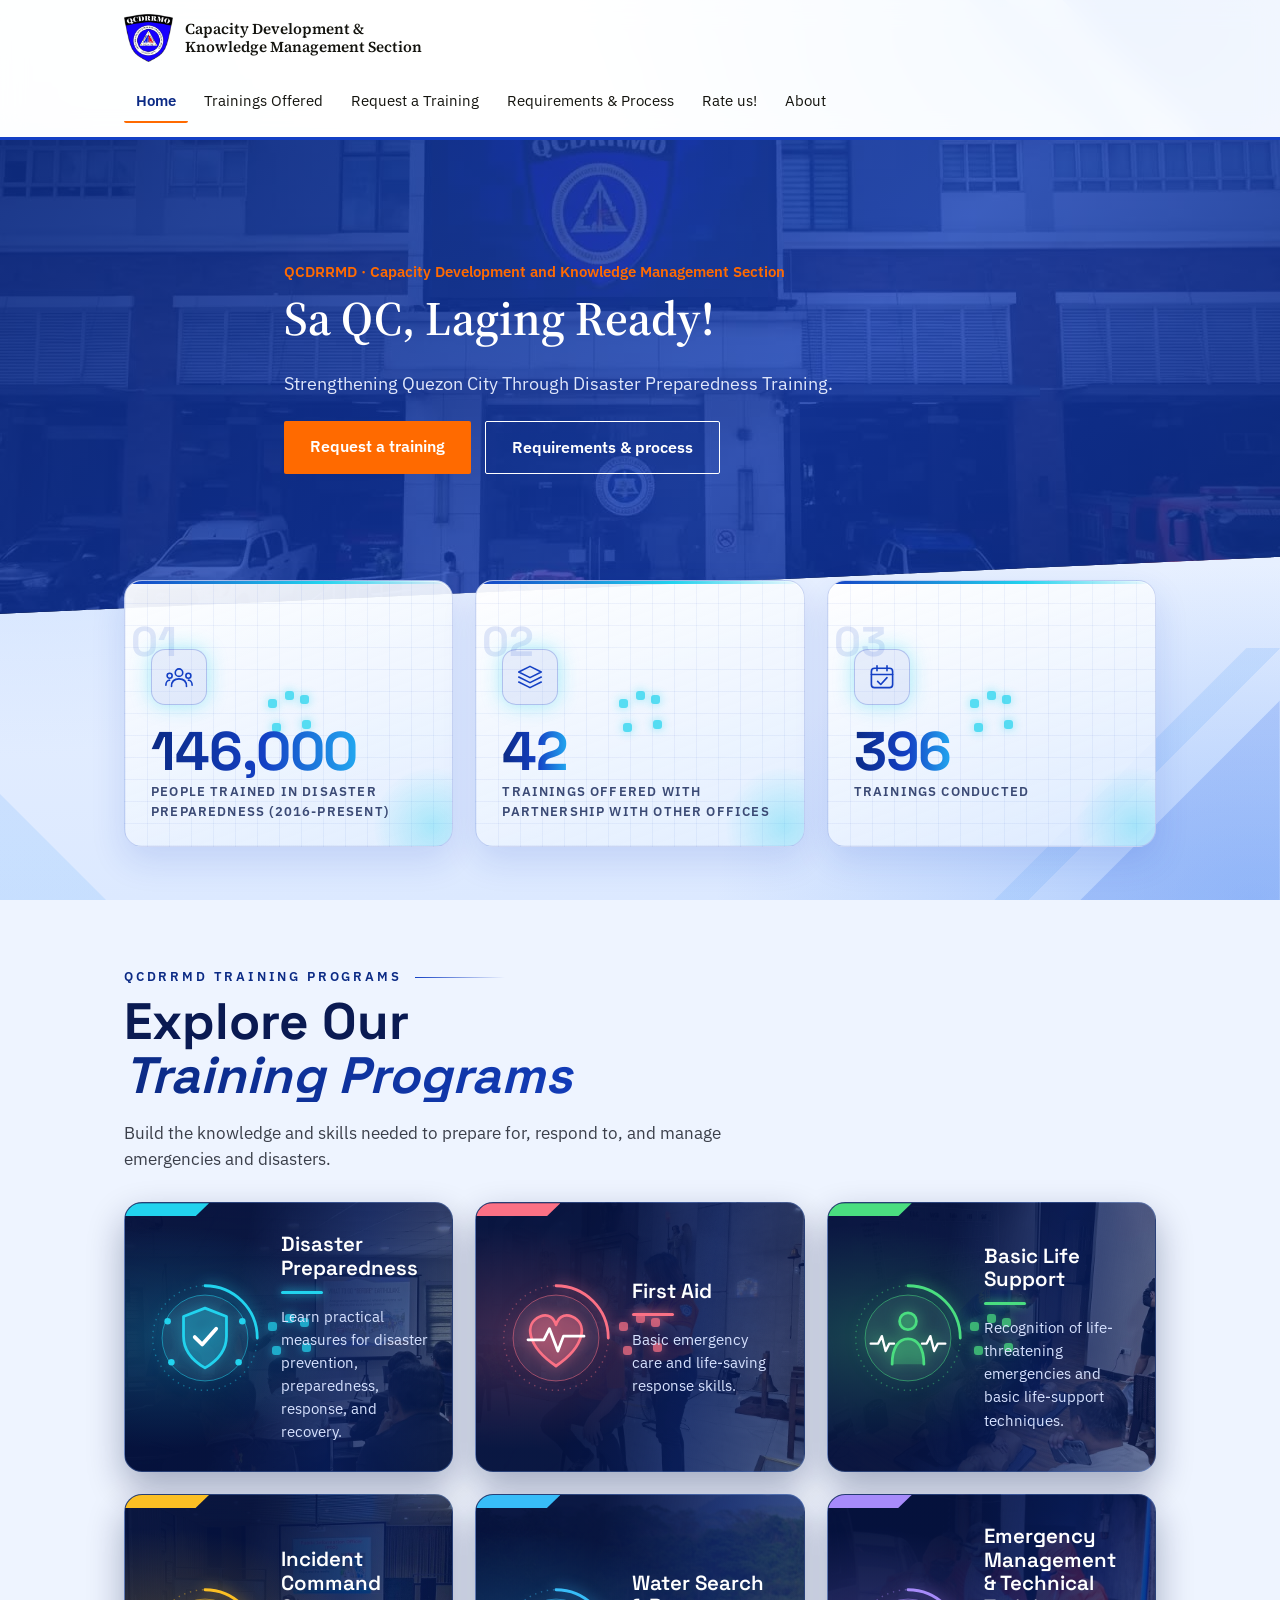
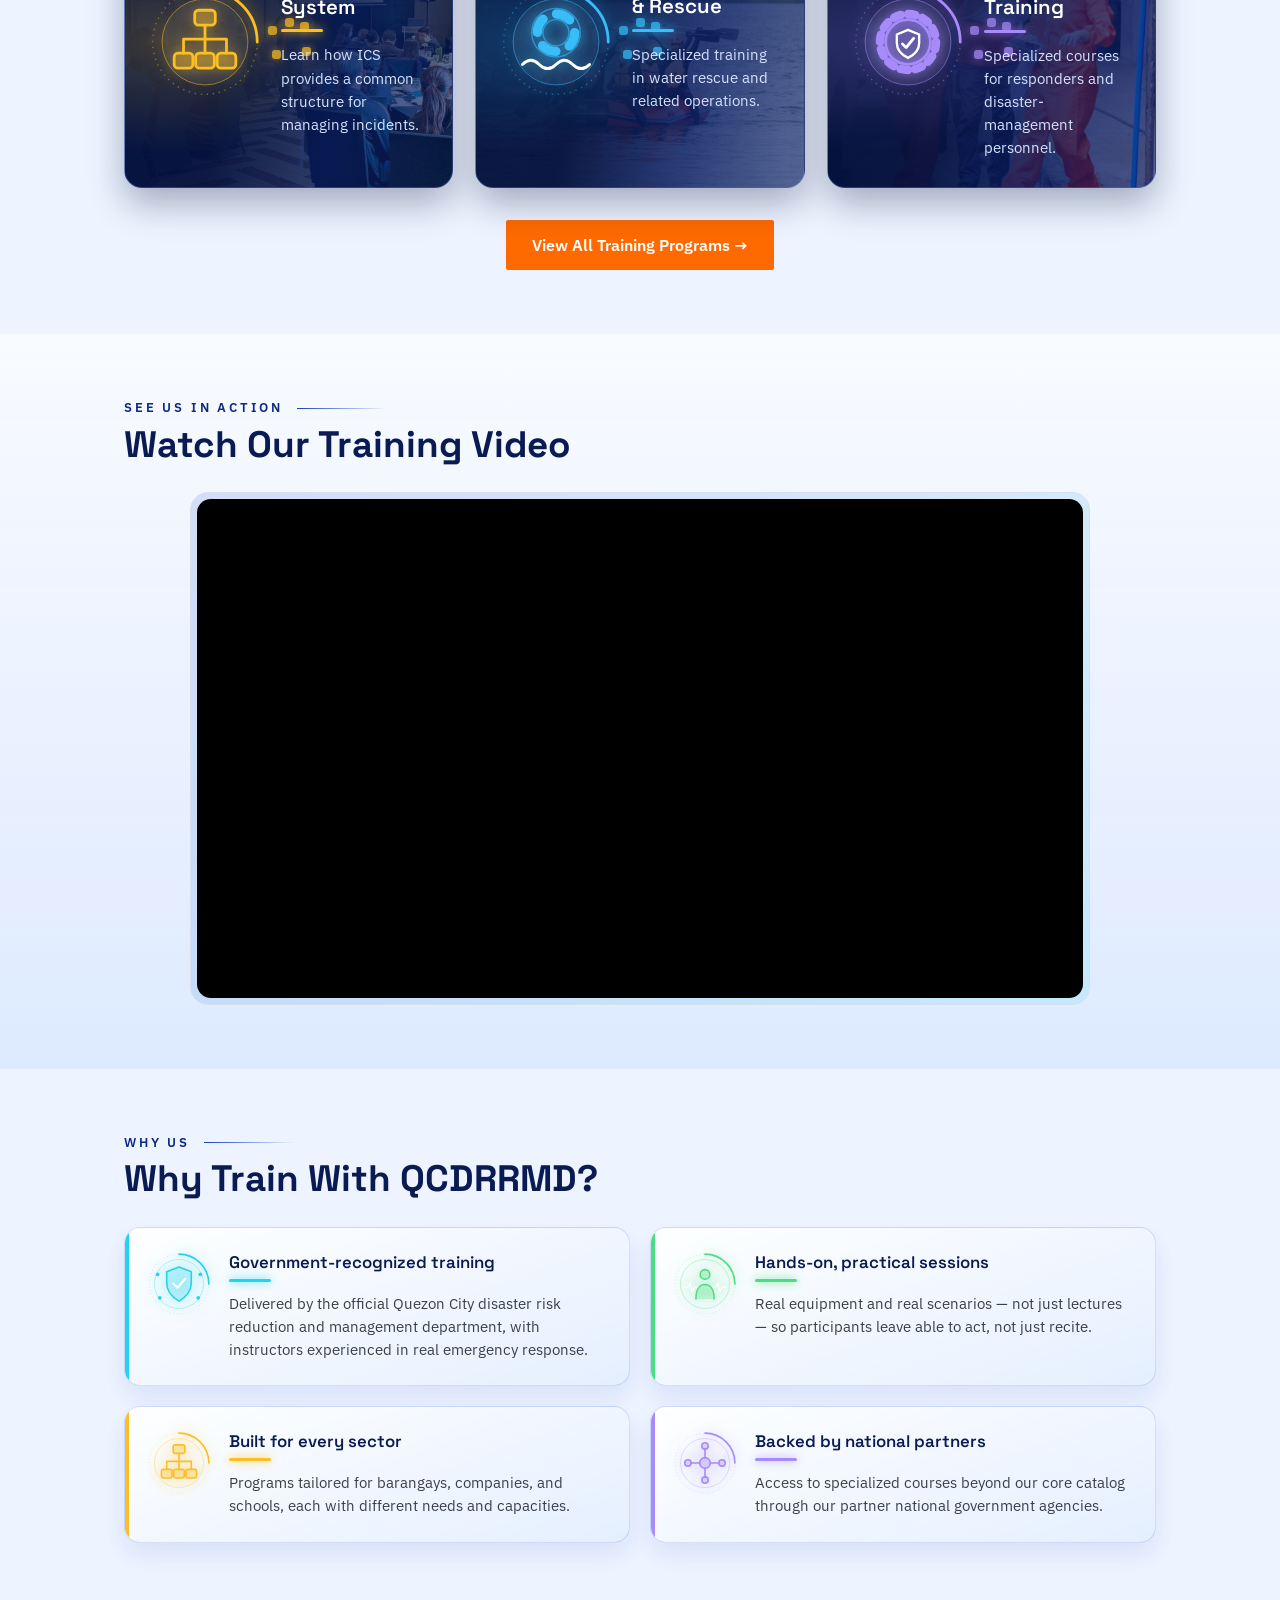
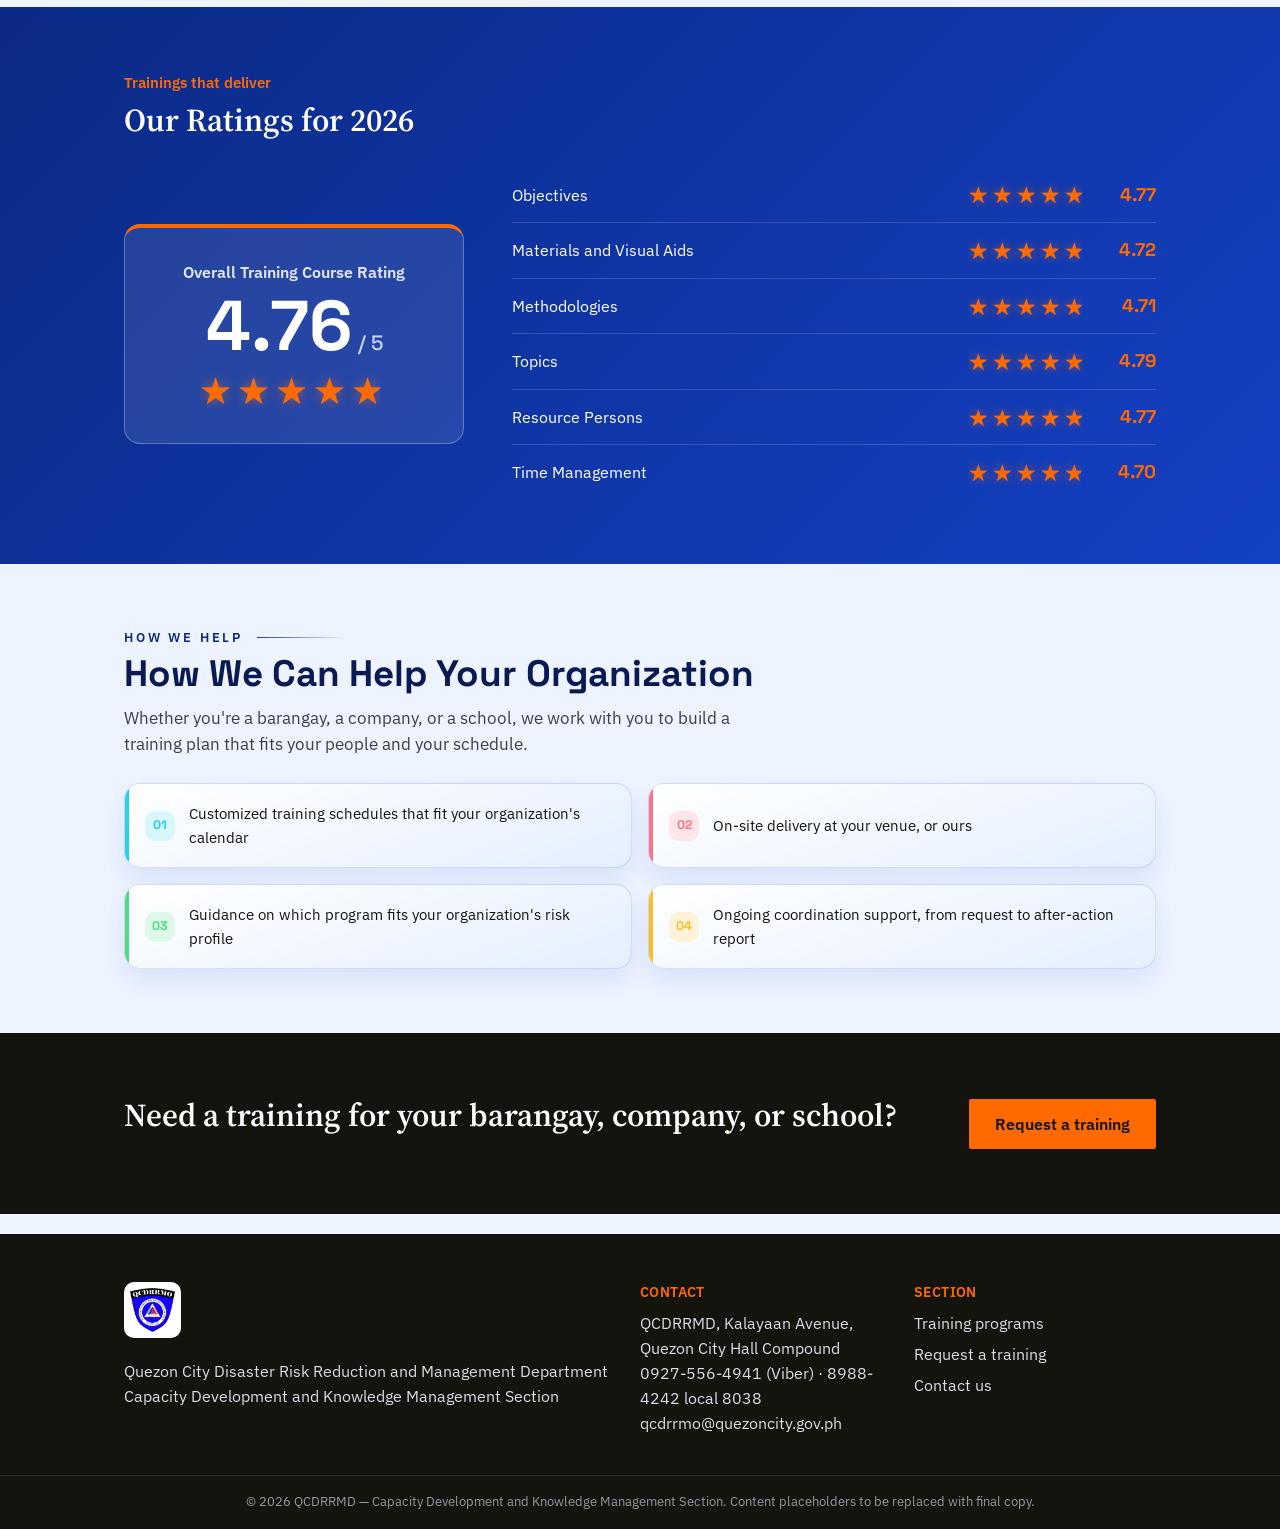
<file: index.html>
<!DOCTYPE html>
<html lang="en">
<head>
<meta charset="UTF-8">
<meta name="viewport" content="width=device-width, initial-scale=1">
<title>Home &middot; QCDRRMD Capacity Development</title>
<link rel="icon" href="assets/logo.png">
<link rel="stylesheet" href="style.css?v=13">
</head>
<body>
<header class="site-header">
  <div class="header-inner">
    <a href="index.html" class="brand">
      <img src="assets/logo.png" alt="QCDRRMO logo" class="brand-mark">
      <span class="brand-text">Capacity Development &amp;<br>Knowledge Management Section</span>
    </a>
    <nav aria-label="Main">
      <ul>
        <li><a href="index.html" class="active">Home</a></li>
<li><a href="trainings.html">Trainings Offered</a></li>
<li><a href="request.html">Request a Training</a></li>
<li><a href="process.html">Requirements &amp; Process</a></li>
<li><a href="process.html#rate-us">Rate us!</a></li>
<li><a href="about.html">About</a></li>

      </ul>
    </nav>
  </div>
</header>
<main>

<section class="hero">
  <video class="hero-video" autoplay muted loop playsinline poster="assets/hero-poster.jpg">
    <source src="assets/hero-video.mp4" type="video/mp4">
  </video>
  <div class="hero-overlay"></div>
  <div class="hero-inner">
    <p class="eyebrow eyebrow-light">QCDRRMD &middot; Capacity Development and Knowledge Management Section</p>
    <h1>Sa QC, Laging Ready!</h1>
    <p class="hero-sub">Strengthening Quezon City Through Disaster Preparedness Training.</p>
    <div class="cta-row">
      <a href="request.html" class="btn btn-primary">Request a training</a>
      <a href="process.html" class="btn btn-ghost">Requirements &amp; process</a>
    </div>
  </div>
</section>

<section class="section stats-section">
  <div class="section-inner stats-grid">
    <div class="stat-fx reveal">
      <span class="mosaic" aria-hidden="true"><i style="--dx:-34px;--dy:-22px;--d:0.0s;left:calc(50% + -17px);top:calc(50% + -11px)"></i><i style="--dx:30px;--dy:-30px;--d:0.06s;left:calc(50% + 15px);top:calc(50% + -15px)"></i><i style="--dx:-26px;--dy:26px;--d:0.12s;left:calc(50% + -13px);top:calc(50% + 13px)"></i><i style="--dx:34px;--dy:20px;--d:0.04s;left:calc(50% + 17px);top:calc(50% + 10px)"></i><i style="--dx:0px;--dy:-38px;--d:0.1s;left:calc(50% + 0px);top:calc(50% + -19px)"></i></span>
      <span class="stat-fx-idx">01</span>
      <div class="stat-fx-icon"><svg viewBox="0 0 48 48" fill="none" stroke="currentColor" stroke-width="2.6" stroke-linecap="round" stroke-linejoin="round" aria-hidden="true"><circle cx="24" cy="17" r="6"/><path d="M12 39 C12 31 17 27 24 27 C31 27 36 31 36 39"/><circle cx="9" cy="22" r="4"/><circle cx="39" cy="22" r="4"/><path d="M3 37 C3 32 6 29 9 29 M45 37 C45 32 42 29 39 29"/></svg></div>
      <p class="stat-fx-num"><span class="count" data-to="146000">140,000</span></p>
      <p class="stat-fx-label">People trained in disaster preparedness (2016-Present)</p>
    </div>
    <div class="stat-fx reveal">
      <span class="mosaic" aria-hidden="true"><i style="--dx:-34px;--dy:-22px;--d:0.0s;left:calc(50% + -17px);top:calc(50% + -11px)"></i><i style="--dx:30px;--dy:-30px;--d:0.06s;left:calc(50% + 15px);top:calc(50% + -15px)"></i><i style="--dx:-26px;--dy:26px;--d:0.12s;left:calc(50% + -13px);top:calc(50% + 13px)"></i><i style="--dx:34px;--dy:20px;--d:0.04s;left:calc(50% + 17px);top:calc(50% + 10px)"></i><i style="--dx:0px;--dy:-38px;--d:0.1s;left:calc(50% + 0px);top:calc(50% + -19px)"></i></span>
      <span class="stat-fx-idx">02</span>
      <div class="stat-fx-icon"><svg viewBox="0 0 48 48" fill="none" stroke="currentColor" stroke-width="2.6" stroke-linecap="round" stroke-linejoin="round" aria-hidden="true"><path d="M24 7 L42 16 L24 25 L6 16 Z"/><path d="M6 24 L24 33 L42 24"/><path d="M6 32 L24 41 L42 32"/></svg></div>
      <p class="stat-fx-num"><span class="count" data-to="42">42</span></p>
      <p class="stat-fx-label">Trainings offered with partnership with other Offices</p>
    </div>
    <div class="stat-fx reveal">
      <span class="mosaic" aria-hidden="true"><i style="--dx:-34px;--dy:-22px;--d:0.0s;left:calc(50% + -17px);top:calc(50% + -11px)"></i><i style="--dx:30px;--dy:-30px;--d:0.06s;left:calc(50% + 15px);top:calc(50% + -15px)"></i><i style="--dx:-26px;--dy:26px;--d:0.12s;left:calc(50% + -13px);top:calc(50% + 13px)"></i><i style="--dx:34px;--dy:20px;--d:0.04s;left:calc(50% + 17px);top:calc(50% + 10px)"></i><i style="--dx:0px;--dy:-38px;--d:0.1s;left:calc(50% + 0px);top:calc(50% + -19px)"></i></span>
      <span class="stat-fx-idx">03</span>
      <div class="stat-fx-icon"><svg viewBox="0 0 48 48" fill="none" stroke="currentColor" stroke-width="2.6" stroke-linecap="round" stroke-linejoin="round" aria-hidden="true"><rect x="7" y="10" width="34" height="31" rx="5"/><path d="M7 20 H41 M16 6 V14 M32 6 V14"/><path d="M17 31 L22 36 L32 25"/></svg></div>
      <p class="stat-fx-num"><span class="count" data-to="396">396</span></p>
      <p class="stat-fx-label">Trainings conducted</p>
    </div>
    
  </div>
  <script>
  
document.addEventListener('DOMContentLoaded', function () {
  var els = [].slice.call(document.querySelectorAll('.count'));
  if (!els.length || !('IntersectionObserver' in window)) return;
  if (window.matchMedia && window.matchMedia('(prefers-reduced-motion: reduce)').matches) return;
  function run(el) {
    var to = +el.getAttribute('data-to'), t0 = null, dur = 1600;
    function step(t) {
      if (t0 === null) t0 = t;
      var p = Math.min((t - t0) / dur, 1), e = 1 - Math.pow(1 - p, 3);
      el.textContent = Math.round(to * e).toLocaleString('en-US');
      if (p < 1) requestAnimationFrame(step);
    }
    requestAnimationFrame(step);
  }
  var io = new IntersectionObserver(function (entries) {
    entries.forEach(function (x) { if (x.isIntersecting) { run(x.target); io.unobserve(x.target); } });
  }, {threshold: 0.4});
  els.forEach(function (el) { el.textContent = '0'; io.observe(el); });
});

  
function runReveal() {
  var els = [].slice.call(document.querySelectorAll('.reveal:not(.in)'));
  if (!els.length) return;
  if (!('IntersectionObserver' in window) || (window.matchMedia && window.matchMedia('(prefers-reduced-motion: reduce)').matches)) {
    els.forEach(function (el) { el.classList.add('in'); });
    return;
  }
  var io = new IntersectionObserver(function (entries) {
    entries.forEach(function (x, i) {
      if (x.isIntersecting) {
        setTimeout(function () { x.target.classList.add('in'); }, (i % 6) * 70);
        io.unobserve(x.target);
      }
    });
  }, {threshold: 0.2});
  els.forEach(function (el) { io.observe(el); });
}
if (document.readyState === 'loading') {
  document.addEventListener('DOMContentLoaded', runReveal);
} else {
  runReveal();
}

  </script>
</section>

<section class="section fx-section">
  <div class="section-inner">
    <p class="fx-eyebrow">QCDRRMD TRAINING PROGRAMS</p>
    <h2 class="fx-title">Explore Our <span>Training Programs</span></h2>
    <p class="section-lead">Build the knowledge and skills needed to prepare for, respond to, and manage emergencies and disasters.</p>
    <div class="fx-grid">
      <div class="fx-card reveal" style="--c:#22d3ee;--photo:url('assets/programs/disaster-prep.jpg')">
        <span class="mosaic" aria-hidden="true"><i style="--dx:-34px;--dy:-22px;--d:0.0s;left:calc(50% + -17px);top:calc(50% + -11px)"></i><i style="--dx:30px;--dy:-30px;--d:0.06s;left:calc(50% + 15px);top:calc(50% + -15px)"></i><i style="--dx:-26px;--dy:26px;--d:0.12s;left:calc(50% + -13px);top:calc(50% + 13px)"></i><i style="--dx:34px;--dy:20px;--d:0.04s;left:calc(50% + 17px);top:calc(50% + 10px)"></i><i style="--dx:0px;--dy:-38px;--d:0.1s;left:calc(50% + 0px);top:calc(50% + -19px)"></i></span>
        <svg class="fx-icon" viewBox="0 0 120 120" aria-hidden="true">
          <circle cx="60" cy="60" r="56" fill="none" stroke="currentColor" stroke-opacity=".4" stroke-width="1.5" stroke-dasharray="1.5 5"/>
          <circle cx="60" cy="60" r="46" fill="rgba(255,255,255,.05)" stroke="currentColor" stroke-opacity=".55" stroke-width="1"/>
          <path class="fx-arc" d="M60 4 A56 56 0 0 1 116 60" fill="none" stroke="currentColor" stroke-width="3" stroke-linecap="round"/>
          <g class="fx-glyph" fill="none" stroke="currentColor" stroke-width="3" stroke-linecap="round" stroke-linejoin="round"><path d="M60 28 L83 37 V58 C83 75 72 85 60 92 C48 85 37 75 37 58 V37 Z" fill="currentColor" fill-opacity=".2"/><path d="M49 59 L57 67 L72 50" stroke="#fff" stroke-width="4"/><circle cx="20" cy="42" r="3.5" fill="currentColor" stroke="none"/><circle cx="100" cy="42" r="3.5" fill="currentColor" stroke="none"/><circle cx="24" cy="86" r="3.5" fill="currentColor" stroke="none"/><circle cx="96" cy="86" r="3.5" fill="currentColor" stroke="none"/></g>
        </svg>
        <div class="fx-text">
          <h3>Disaster Preparedness</h3>
          <span class="fx-bar"></span>
          <p>Learn practical measures for disaster prevention, preparedness, response, and recovery.</p>
        </div>
      </div>
      <div class="fx-card reveal" style="--c:#fb7185;--photo:url('assets/programs/first-aid-orientation.jpg')">
        <span class="mosaic" aria-hidden="true"><i style="--dx:-34px;--dy:-22px;--d:0.0s;left:calc(50% + -17px);top:calc(50% + -11px)"></i><i style="--dx:30px;--dy:-30px;--d:0.06s;left:calc(50% + 15px);top:calc(50% + -15px)"></i><i style="--dx:-26px;--dy:26px;--d:0.12s;left:calc(50% + -13px);top:calc(50% + 13px)"></i><i style="--dx:34px;--dy:20px;--d:0.04s;left:calc(50% + 17px);top:calc(50% + 10px)"></i><i style="--dx:0px;--dy:-38px;--d:0.1s;left:calc(50% + 0px);top:calc(50% + -19px)"></i></span>
        <svg class="fx-icon" viewBox="0 0 120 120" aria-hidden="true">
          <circle cx="60" cy="60" r="56" fill="none" stroke="currentColor" stroke-opacity=".4" stroke-width="1.5" stroke-dasharray="1.5 5"/>
          <circle cx="60" cy="60" r="46" fill="rgba(255,255,255,.05)" stroke="currentColor" stroke-opacity=".55" stroke-width="1"/>
          <path class="fx-arc" d="M60 4 A56 56 0 0 1 116 60" fill="none" stroke="currentColor" stroke-width="3" stroke-linecap="round"/>
          <g class="fx-glyph" fill="none" stroke="currentColor" stroke-width="3" stroke-linecap="round" stroke-linejoin="round"><path d="M60 90 C28 68 26 44 43 37 C52 33 58 39 60 46 C62 39 68 33 77 37 C94 44 92 68 60 90 Z" fill="currentColor" fill-opacity=".28"/><path d="M30 62 H47 L53 50 L62 74 L68 58 H90" stroke="#fff" stroke-width="3"/></g>
        </svg>
        <div class="fx-text">
          <h3>First Aid</h3>
          <span class="fx-bar"></span>
          <p>Basic emergency care and life-saving response skills.</p>
        </div>
      </div>
      <div class="fx-card reveal" style="--c:#4ade80;--photo:url('assets/programs/basic-life-support.jpg')">
        <span class="mosaic" aria-hidden="true"><i style="--dx:-34px;--dy:-22px;--d:0.0s;left:calc(50% + -17px);top:calc(50% + -11px)"></i><i style="--dx:30px;--dy:-30px;--d:0.06s;left:calc(50% + 15px);top:calc(50% + -15px)"></i><i style="--dx:-26px;--dy:26px;--d:0.12s;left:calc(50% + -13px);top:calc(50% + 13px)"></i><i style="--dx:34px;--dy:20px;--d:0.04s;left:calc(50% + 17px);top:calc(50% + 10px)"></i><i style="--dx:0px;--dy:-38px;--d:0.1s;left:calc(50% + 0px);top:calc(50% + -19px)"></i></span>
        <svg class="fx-icon" viewBox="0 0 120 120" aria-hidden="true">
          <circle cx="60" cy="60" r="56" fill="none" stroke="currentColor" stroke-opacity=".4" stroke-width="1.5" stroke-dasharray="1.5 5"/>
          <circle cx="60" cy="60" r="46" fill="rgba(255,255,255,.05)" stroke="currentColor" stroke-opacity=".55" stroke-width="1"/>
          <path class="fx-arc" d="M60 4 A56 56 0 0 1 116 60" fill="none" stroke="currentColor" stroke-width="3" stroke-linecap="round"/>
          <g class="fx-glyph" fill="none" stroke="currentColor" stroke-width="3" stroke-linecap="round" stroke-linejoin="round"><circle cx="60" cy="42" r="9" fill="currentColor" fill-opacity=".28"/><path d="M43 88 C43 70 50 61 60 61 C70 61 77 70 77 88" fill="currentColor" fill-opacity=".28"/><path d="M20 66 H28 L32 58 L36 74 L40 66 H45 M75 66 H80 L84 58 L88 74 L92 66 H100" stroke="#fff" stroke-width="2.5"/></g>
        </svg>
        <div class="fx-text">
          <h3>Basic Life Support</h3>
          <span class="fx-bar"></span>
          <p>Recognition of life-threatening emergencies and basic life-support techniques.</p>
        </div>
      </div>
      <div class="fx-card reveal" style="--c:#fbbf24;--photo:url('assets/programs/ics-intro.jpg')">
        <span class="mosaic" aria-hidden="true"><i style="--dx:-34px;--dy:-22px;--d:0.0s;left:calc(50% + -17px);top:calc(50% + -11px)"></i><i style="--dx:30px;--dy:-30px;--d:0.06s;left:calc(50% + 15px);top:calc(50% + -15px)"></i><i style="--dx:-26px;--dy:26px;--d:0.12s;left:calc(50% + -13px);top:calc(50% + 13px)"></i><i style="--dx:34px;--dy:20px;--d:0.04s;left:calc(50% + 17px);top:calc(50% + 10px)"></i><i style="--dx:0px;--dy:-38px;--d:0.1s;left:calc(50% + 0px);top:calc(50% + -19px)"></i></span>
        <svg class="fx-icon" viewBox="0 0 120 120" aria-hidden="true">
          <circle cx="60" cy="60" r="56" fill="none" stroke="currentColor" stroke-opacity=".4" stroke-width="1.5" stroke-dasharray="1.5 5"/>
          <circle cx="60" cy="60" r="46" fill="rgba(255,255,255,.05)" stroke="currentColor" stroke-opacity=".55" stroke-width="1"/>
          <path class="fx-arc" d="M60 4 A56 56 0 0 1 116 60" fill="none" stroke="currentColor" stroke-width="3" stroke-linecap="round"/>
          <g class="fx-glyph" fill="none" stroke="currentColor" stroke-width="3" stroke-linecap="round" stroke-linejoin="round"><rect x="49" y="26" width="22" height="16" rx="4" fill="currentColor" fill-opacity=".28"/><rect x="27" y="72" width="20" height="16" rx="4" fill="currentColor" fill-opacity=".28"/><rect x="50" y="72" width="20" height="16" rx="4" fill="currentColor" fill-opacity=".28"/><rect x="73" y="72" width="20" height="16" rx="4" fill="currentColor" fill-opacity=".28"/><path d="M60 42 V57 M37 57 H83 M37 57 V72 M60 57 V72 M83 57 V72"/></g>
        </svg>
        <div class="fx-text">
          <h3>Incident Command System</h3>
          <span class="fx-bar"></span>
          <p>Learn how ICS provides a common structure for managing incidents.</p>
        </div>
      </div>
      <div class="fx-card reveal" style="--c:#38bdf8;--photo:url('assets/programs/swift-water.jpg')">
        <span class="mosaic" aria-hidden="true"><i style="--dx:-34px;--dy:-22px;--d:0.0s;left:calc(50% + -17px);top:calc(50% + -11px)"></i><i style="--dx:30px;--dy:-30px;--d:0.06s;left:calc(50% + 15px);top:calc(50% + -15px)"></i><i style="--dx:-26px;--dy:26px;--d:0.12s;left:calc(50% + -13px);top:calc(50% + 13px)"></i><i style="--dx:34px;--dy:20px;--d:0.04s;left:calc(50% + 17px);top:calc(50% + 10px)"></i><i style="--dx:0px;--dy:-38px;--d:0.1s;left:calc(50% + 0px);top:calc(50% + -19px)"></i></span>
        <svg class="fx-icon" viewBox="0 0 120 120" aria-hidden="true">
          <circle cx="60" cy="60" r="56" fill="none" stroke="currentColor" stroke-opacity=".4" stroke-width="1.5" stroke-dasharray="1.5 5"/>
          <circle cx="60" cy="60" r="46" fill="rgba(255,255,255,.05)" stroke="currentColor" stroke-opacity=".55" stroke-width="1"/>
          <path class="fx-arc" d="M60 4 A56 56 0 0 1 116 60" fill="none" stroke="currentColor" stroke-width="3" stroke-linecap="round"/>
          <g class="fx-glyph" fill="none" stroke="currentColor" stroke-width="3" stroke-linecap="round" stroke-linejoin="round"><circle cx="60" cy="50" r="20" stroke-width="10" stroke-dasharray="15.7 15.7"/><circle cx="60" cy="50" r="26" stroke-width="1.5" stroke-opacity=".6"/><circle cx="60" cy="50" r="14" stroke-width="1.5" stroke-opacity=".6"/><path d="M24 84 q9 -9 18 0 t18 0 t18 0 t18 0" stroke="#fff" stroke-width="3"/></g>
        </svg>
        <div class="fx-text">
          <h3>Water Search &amp; Rescue</h3>
          <span class="fx-bar"></span>
          <p>Specialized training in water rescue and related operations.</p>
        </div>
      </div>
      <div class="fx-card reveal" style="--c:#a78bfa;--photo:url('assets/programs/first-responders.jpg')">
        <span class="mosaic" aria-hidden="true"><i style="--dx:-34px;--dy:-22px;--d:0.0s;left:calc(50% + -17px);top:calc(50% + -11px)"></i><i style="--dx:30px;--dy:-30px;--d:0.06s;left:calc(50% + 15px);top:calc(50% + -15px)"></i><i style="--dx:-26px;--dy:26px;--d:0.12s;left:calc(50% + -13px);top:calc(50% + 13px)"></i><i style="--dx:34px;--dy:20px;--d:0.04s;left:calc(50% + 17px);top:calc(50% + 10px)"></i><i style="--dx:0px;--dy:-38px;--d:0.1s;left:calc(50% + 0px);top:calc(50% + -19px)"></i></span>
        <svg class="fx-icon" viewBox="0 0 120 120" aria-hidden="true">
          <circle cx="60" cy="60" r="56" fill="none" stroke="currentColor" stroke-opacity=".4" stroke-width="1.5" stroke-dasharray="1.5 5"/>
          <circle cx="60" cy="60" r="46" fill="rgba(255,255,255,.05)" stroke="currentColor" stroke-opacity=".55" stroke-width="1"/>
          <path class="fx-arc" d="M60 4 A56 56 0 0 1 116 60" fill="none" stroke="currentColor" stroke-width="3" stroke-linecap="round"/>
          <g class="fx-glyph" fill="none" stroke="currentColor" stroke-width="3" stroke-linecap="round" stroke-linejoin="round"><circle cx="60" cy="60" r="30" stroke-width="9" stroke-dasharray="7.85 7.85"/><circle cx="60" cy="60" r="24" fill="currentColor" fill-opacity=".2"/><path d="M60 47 L72 52 V61 C72 69 66 74 60 77 C54 74 48 69 48 61 V52 Z" stroke="#fff" stroke-width="2.5"/><path d="M54 62 L58 66 L66 56" stroke="#fff" stroke-width="3"/></g>
        </svg>
        <div class="fx-text">
          <h3>Emergency Management &amp; Technical Training</h3>
          <span class="fx-bar"></span>
          <p>Specialized courses for responders and disaster-management personnel.</p>
        </div>
      </div>
      
    </div>
    <div class="center-cta">
      <a href="trainings.html" class="btn btn-primary">View All Training Programs &rarr;</a>
    </div>
  </div>
</section>

<section class="section tint">
  <div class="section-inner">
    <p class="fx-eyebrow">SEE US IN ACTION</p>
    <h2 class="fx-title sm">Watch Our Training Video</h2>
    <div class="fx-frame video-frame">
      <div class="video-embed">
       <iframe
    src="https://www.youtube.com/embed/rbRopbFicM0?autoplay=1&mute=1"
    title="QCDRRMD Training Video"
    allow="autoplay; accelerometer; clipboard-write; encrypted-media; gyroscope; picture-in-picture; web-share"
    allowfullscreen>
         </iframe>
      </div>
    </div>
  </div>
</section>

<section class="section">
  <div class="section-inner">
    <p class="fx-eyebrow">WHY US</p>
    <h2 class="fx-title sm">Why Train With QCDRRMD?</h2>
    <div class="fx-feature-grid">
      <div class="fx-panel fx-feature reveal" style="--c:#22d3ee">
        <svg class="fx-icon" viewBox="0 0 120 120" aria-hidden="true">
          <circle cx="60" cy="60" r="56" fill="none" stroke="currentColor" stroke-opacity=".4" stroke-width="1.5" stroke-dasharray="1.5 5"/>
          <circle cx="60" cy="60" r="46" fill="rgba(255,255,255,.05)" stroke="currentColor" stroke-opacity=".55" stroke-width="1"/>
          <path class="fx-arc" d="M60 4 A56 56 0 0 1 116 60" fill="none" stroke="currentColor" stroke-width="3" stroke-linecap="round"/>
          <g class="fx-glyph" fill="none" stroke="currentColor" stroke-width="3" stroke-linecap="round" stroke-linejoin="round"><path d="M60 28 L83 37 V58 C83 75 72 85 60 92 C48 85 37 75 37 58 V37 Z" fill="currentColor" fill-opacity=".2"/><path d="M49 59 L57 67 L72 50" stroke="#fff" stroke-width="4"/><circle cx="20" cy="42" r="3.5" fill="currentColor" stroke="none"/><circle cx="100" cy="42" r="3.5" fill="currentColor" stroke="none"/><circle cx="24" cy="86" r="3.5" fill="currentColor" stroke="none"/><circle cx="96" cy="86" r="3.5" fill="currentColor" stroke="none"/></g>
        </svg>
        <div class="fx-text"><h3>Government-recognized training</h3><span class="fx-bar"></span><p>Delivered by the official Quezon City disaster risk reduction and management department, with instructors experienced in real emergency response.</p></div>
      </div>
      <div class="fx-panel fx-feature reveal" style="--c:#4ade80">
        <svg class="fx-icon" viewBox="0 0 120 120" aria-hidden="true">
          <circle cx="60" cy="60" r="56" fill="none" stroke="currentColor" stroke-opacity=".4" stroke-width="1.5" stroke-dasharray="1.5 5"/>
          <circle cx="60" cy="60" r="46" fill="rgba(255,255,255,.05)" stroke="currentColor" stroke-opacity=".55" stroke-width="1"/>
          <path class="fx-arc" d="M60 4 A56 56 0 0 1 116 60" fill="none" stroke="currentColor" stroke-width="3" stroke-linecap="round"/>
          <g class="fx-glyph" fill="none" stroke="currentColor" stroke-width="3" stroke-linecap="round" stroke-linejoin="round"><circle cx="60" cy="42" r="9" fill="currentColor" fill-opacity=".28"/><path d="M43 88 C43 70 50 61 60 61 C70 61 77 70 77 88" fill="currentColor" fill-opacity=".28"/><path d="M20 66 H28 L32 58 L36 74 L40 66 H45 M75 66 H80 L84 58 L88 74 L92 66 H100" stroke="#fff" stroke-width="2.5"/></g>
        </svg>
        <div class="fx-text"><h3>Hands-on, practical sessions</h3><span class="fx-bar"></span><p>Real equipment and real scenarios &mdash; not just lectures &mdash; so participants leave able to act, not just recite.</p></div>
      </div>
      <div class="fx-panel fx-feature reveal" style="--c:#fbbf24">
        <svg class="fx-icon" viewBox="0 0 120 120" aria-hidden="true">
          <circle cx="60" cy="60" r="56" fill="none" stroke="currentColor" stroke-opacity=".4" stroke-width="1.5" stroke-dasharray="1.5 5"/>
          <circle cx="60" cy="60" r="46" fill="rgba(255,255,255,.05)" stroke="currentColor" stroke-opacity=".55" stroke-width="1"/>
          <path class="fx-arc" d="M60 4 A56 56 0 0 1 116 60" fill="none" stroke="currentColor" stroke-width="3" stroke-linecap="round"/>
          <g class="fx-glyph" fill="none" stroke="currentColor" stroke-width="3" stroke-linecap="round" stroke-linejoin="round"><rect x="49" y="26" width="22" height="16" rx="4" fill="currentColor" fill-opacity=".28"/><rect x="27" y="72" width="20" height="16" rx="4" fill="currentColor" fill-opacity=".28"/><rect x="50" y="72" width="20" height="16" rx="4" fill="currentColor" fill-opacity=".28"/><rect x="73" y="72" width="20" height="16" rx="4" fill="currentColor" fill-opacity=".28"/><path d="M60 42 V57 M37 57 H83 M37 57 V72 M60 57 V72 M83 57 V72"/></g>
        </svg>
        <div class="fx-text"><h3>Built for every sector</h3><span class="fx-bar"></span><p>Programs tailored for barangays, companies, and schools, each with different needs and capacities.</p></div>
      </div>
      <div class="fx-panel fx-feature reveal" style="--c:#a78bfa">
        <svg class="fx-icon" viewBox="0 0 120 120" aria-hidden="true">
          <circle cx="60" cy="60" r="56" fill="none" stroke="currentColor" stroke-opacity=".4" stroke-width="1.5" stroke-dasharray="1.5 5"/>
          <circle cx="60" cy="60" r="46" fill="rgba(255,255,255,.05)" stroke="currentColor" stroke-opacity=".55" stroke-width="1"/>
          <path class="fx-arc" d="M60 4 A56 56 0 0 1 116 60" fill="none" stroke="currentColor" stroke-width="3" stroke-linecap="round"/>
          <g class="fx-glyph" fill="none" stroke="currentColor" stroke-width="3" stroke-linecap="round" stroke-linejoin="round"><circle cx="60" cy="60" r="10" fill="currentColor" fill-opacity=".3"/><circle cx="60" cy="28" r="6" fill="currentColor" fill-opacity=".3"/><circle cx="92" cy="60" r="6" fill="currentColor" fill-opacity=".3"/><circle cx="60" cy="92" r="6" fill="currentColor" fill-opacity=".3"/><circle cx="28" cy="60" r="6" fill="currentColor" fill-opacity=".3"/><path d="M60 34 V50 M86 60 H70 M60 86 V70 M34 60 H50"/></g>
        </svg>
        <div class="fx-text"><h3>Backed by national partners</h3><span class="fx-bar"></span><p>Access to specialized courses beyond our core catalog through our partner national government agencies.</p></div>
      </div>
      
    </div>
  </div>
</section>

<section class="section ratings" id="ratings">
  <div class="section-inner">
    <p class="eyebrow eyebrow-light">Trainings that deliver</p>
    <h2>Our Ratings for 2026</h2>
    <div class="ratings-grid">
      <div class="rating-overall">
        <p class="rating-overall-label">Overall Training Course Rating</p>
        <p class="rating-overall-num">4.76<span> / 5</span></p>
        <span class="starbar big" style="--w:95.2%" role="img" aria-label="4.76 out of 5"><span class="starbar-base">&#9733;&#9733;&#9733;&#9733;&#9733;</span><span class="starbar-fill">&#9733;&#9733;&#9733;&#9733;&#9733;</span></span>
      </div>
      <div class="rating-list">
      <div class="rating-row">
        <span class="rating-name">Objectives</span>
        <span class="starbar" style="--w:95.4%" role="img" aria-label="4.77 out of 5"><span class="starbar-base">&#9733;&#9733;&#9733;&#9733;&#9733;</span><span class="starbar-fill">&#9733;&#9733;&#9733;&#9733;&#9733;</span></span>
        <strong class="rating-score">4.77</strong>
      </div>
      <div class="rating-row">
        <span class="rating-name">Materials and Visual Aids</span>
        <span class="starbar" style="--w:94.4%" role="img" aria-label="4.72 out of 5"><span class="starbar-base">&#9733;&#9733;&#9733;&#9733;&#9733;</span><span class="starbar-fill">&#9733;&#9733;&#9733;&#9733;&#9733;</span></span>
        <strong class="rating-score">4.72</strong>
      </div>
      <div class="rating-row">
        <span class="rating-name">Methodologies</span>
        <span class="starbar" style="--w:94.2%" role="img" aria-label="4.71 out of 5"><span class="starbar-base">&#9733;&#9733;&#9733;&#9733;&#9733;</span><span class="starbar-fill">&#9733;&#9733;&#9733;&#9733;&#9733;</span></span>
        <strong class="rating-score">4.71</strong>
      </div>
      <div class="rating-row">
        <span class="rating-name">Topics</span>
        <span class="starbar" style="--w:95.8%" role="img" aria-label="4.79 out of 5"><span class="starbar-base">&#9733;&#9733;&#9733;&#9733;&#9733;</span><span class="starbar-fill">&#9733;&#9733;&#9733;&#9733;&#9733;</span></span>
        <strong class="rating-score">4.79</strong>
      </div>
      <div class="rating-row">
        <span class="rating-name">Resource Persons</span>
        <span class="starbar" style="--w:95.4%" role="img" aria-label="4.77 out of 5"><span class="starbar-base">&#9733;&#9733;&#9733;&#9733;&#9733;</span><span class="starbar-fill">&#9733;&#9733;&#9733;&#9733;&#9733;</span></span>
        <strong class="rating-score">4.77</strong>
      </div>
      <div class="rating-row">
        <span class="rating-name">Time Management</span>
        <span class="starbar" style="--w:94.0%" role="img" aria-label="4.70 out of 5"><span class="starbar-base">&#9733;&#9733;&#9733;&#9733;&#9733;</span><span class="starbar-fill">&#9733;&#9733;&#9733;&#9733;&#9733;</span></span>
        <strong class="rating-score">4.70</strong>
      </div>
      
      </div>
    </div>
  </div>
  <script>
  
document.addEventListener('DOMContentLoaded', function () {
  var box = document.getElementById('ratings');
  if (!box) return;
  box.classList.add('js');
  function show() { box.classList.add('in'); }
  if ('IntersectionObserver' in window) {
    var io = new IntersectionObserver(function (entries) {
      entries.forEach(function (e) { if (e.isIntersecting) { show(); io.disconnect(); } });
    }, {threshold: 0.25});
    io.observe(box);
  } else { show(); }
});

  </script>
</section>

<section class="section">
  <div class="section-inner">
    <p class="fx-eyebrow">HOW WE HELP</p>
    <h2 class="fx-title sm">How We Can Help Your Organization</h2>
    <p class="section-lead">Whether you're a barangay, a company, or a school, we work with you to build a training plan that fits your people and your schedule.</p>
    <div class="fx-mini-grid">
      <div class="fx-panel fx-mini reveal" style="--c:#22d3ee">
        <span class="fx-stepnum sm">01</span><p>Customized training schedules that fit your organization's calendar</p>
      </div>
      <div class="fx-panel fx-mini reveal" style="--c:#fb7185">
        <span class="fx-stepnum sm">02</span><p>On-site delivery at your venue, or ours</p>
      </div>
      <div class="fx-panel fx-mini reveal" style="--c:#4ade80">
        <span class="fx-stepnum sm">03</span><p>Guidance on which program fits your organization's risk profile</p>
      </div>
      <div class="fx-panel fx-mini reveal" style="--c:#fbbf24">
        <span class="fx-stepnum sm">04</span><p>Ongoing coordination support, from request to after-action report</p>
      </div>
      
    </div>
  </div>
</section>

<section class="section cta-band">
  <div class="section-inner cta-band-inner">
    <h2>Need a training for your barangay, company, or school?</h2>
    <a href="request.html" class="btn btn-primary">Request a training</a>
  </div>
</section>

</main>
<footer class="site-footer">
  <div class="footer-inner">
    <div>
      <img src="assets/logo.png" alt="QCDRRMO logo" class="footer-mark">
      <p>Quezon City Disaster Risk Reduction and Management Department<br>Capacity Development and Knowledge Management Section</p>
    </div>
    <div>
      <p class="footer-label">Contact</p>
      <p>QCDRRMD, Kalayaan Avenue, Quezon City Hall Compound<br>0927-556-4941 (Viber) &middot; 8988-4242 local 8038<br>qcdrrmo@quezoncity.gov.ph</p>
    </div>
    <div>
      <p class="footer-label">Section</p>
      <ul class="footer-links">
        <li><a href="trainings.html">Training programs</a></li>
        <li><a href="request.html">Request a training</a></li>
        <li><a href="about.html#contact">Contact us</a></li>
      </ul>
    </div>
  </div>
  <p class="footer-fine">&copy; 2026 QCDRRMD &mdash; Capacity Development and Knowledge Management Section. Content placeholders to be replaced with final copy.</p>
</footer>
</body>
</html>
</file>
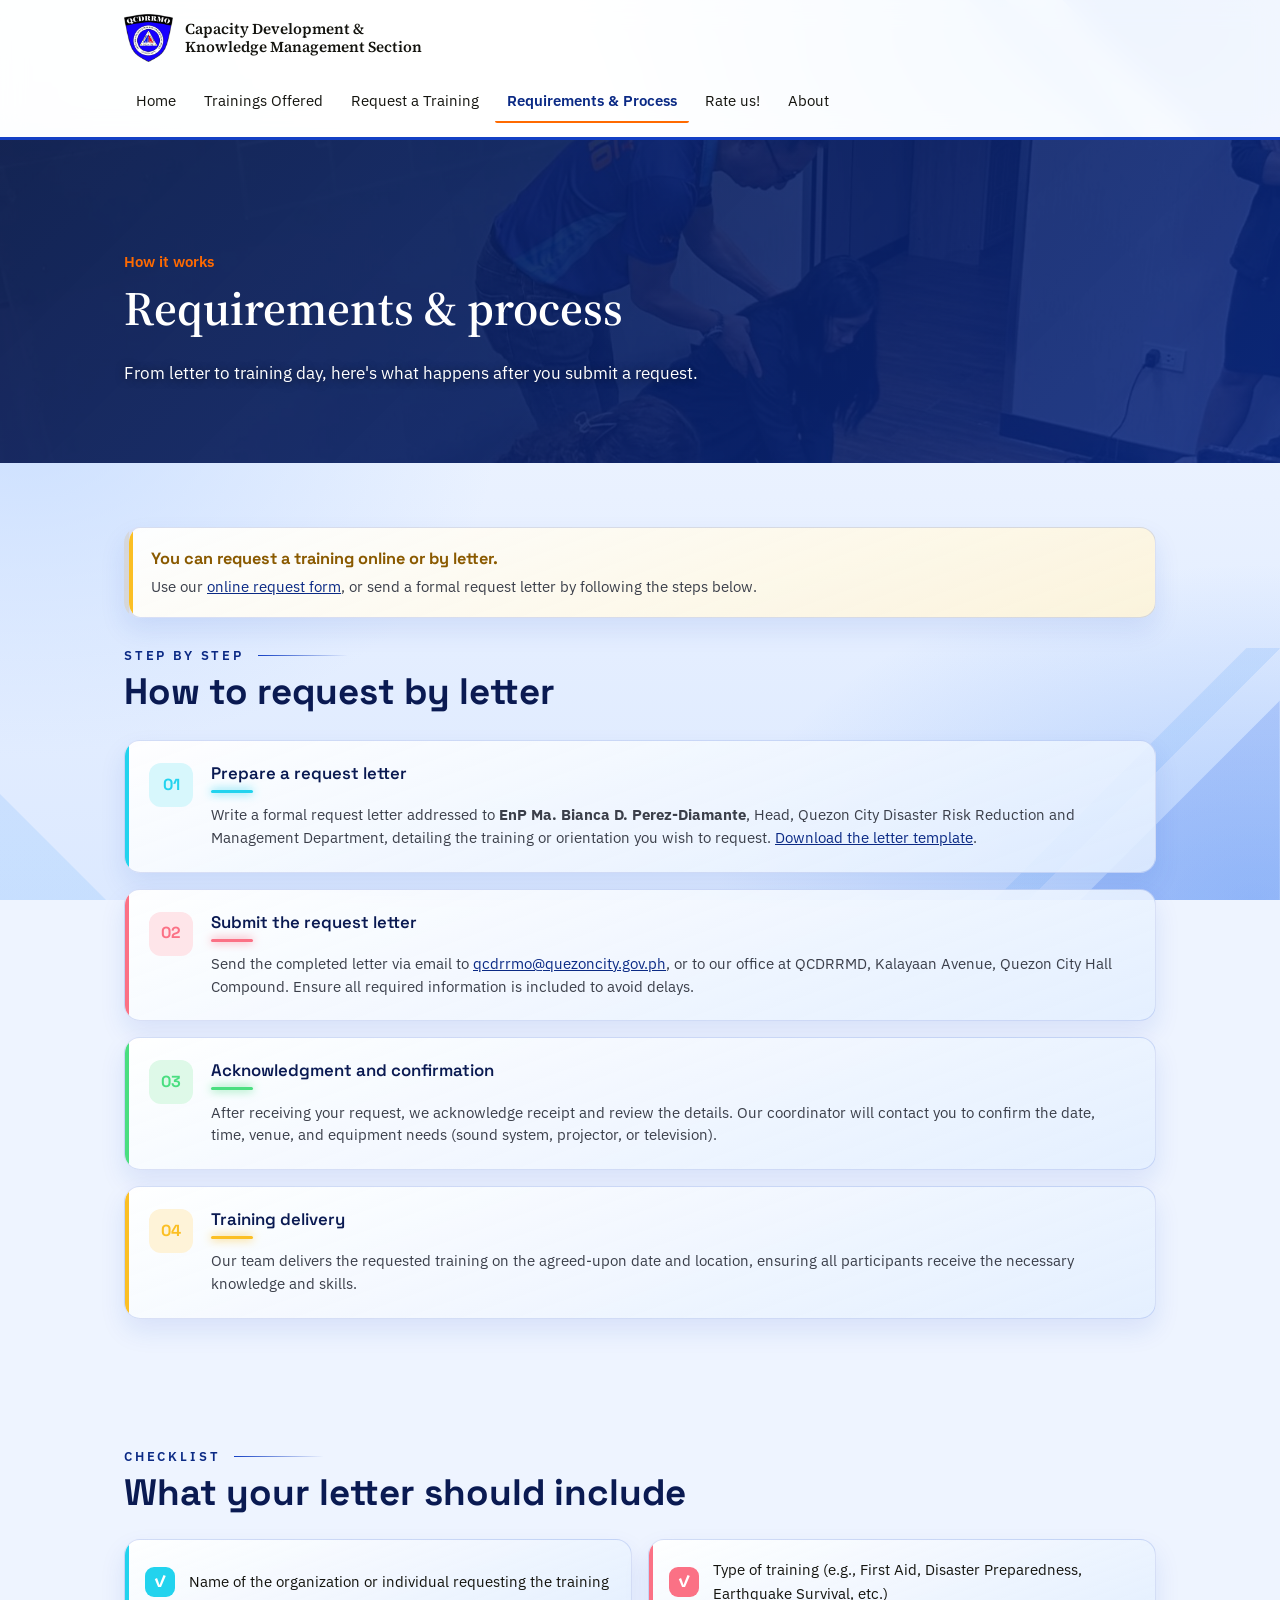
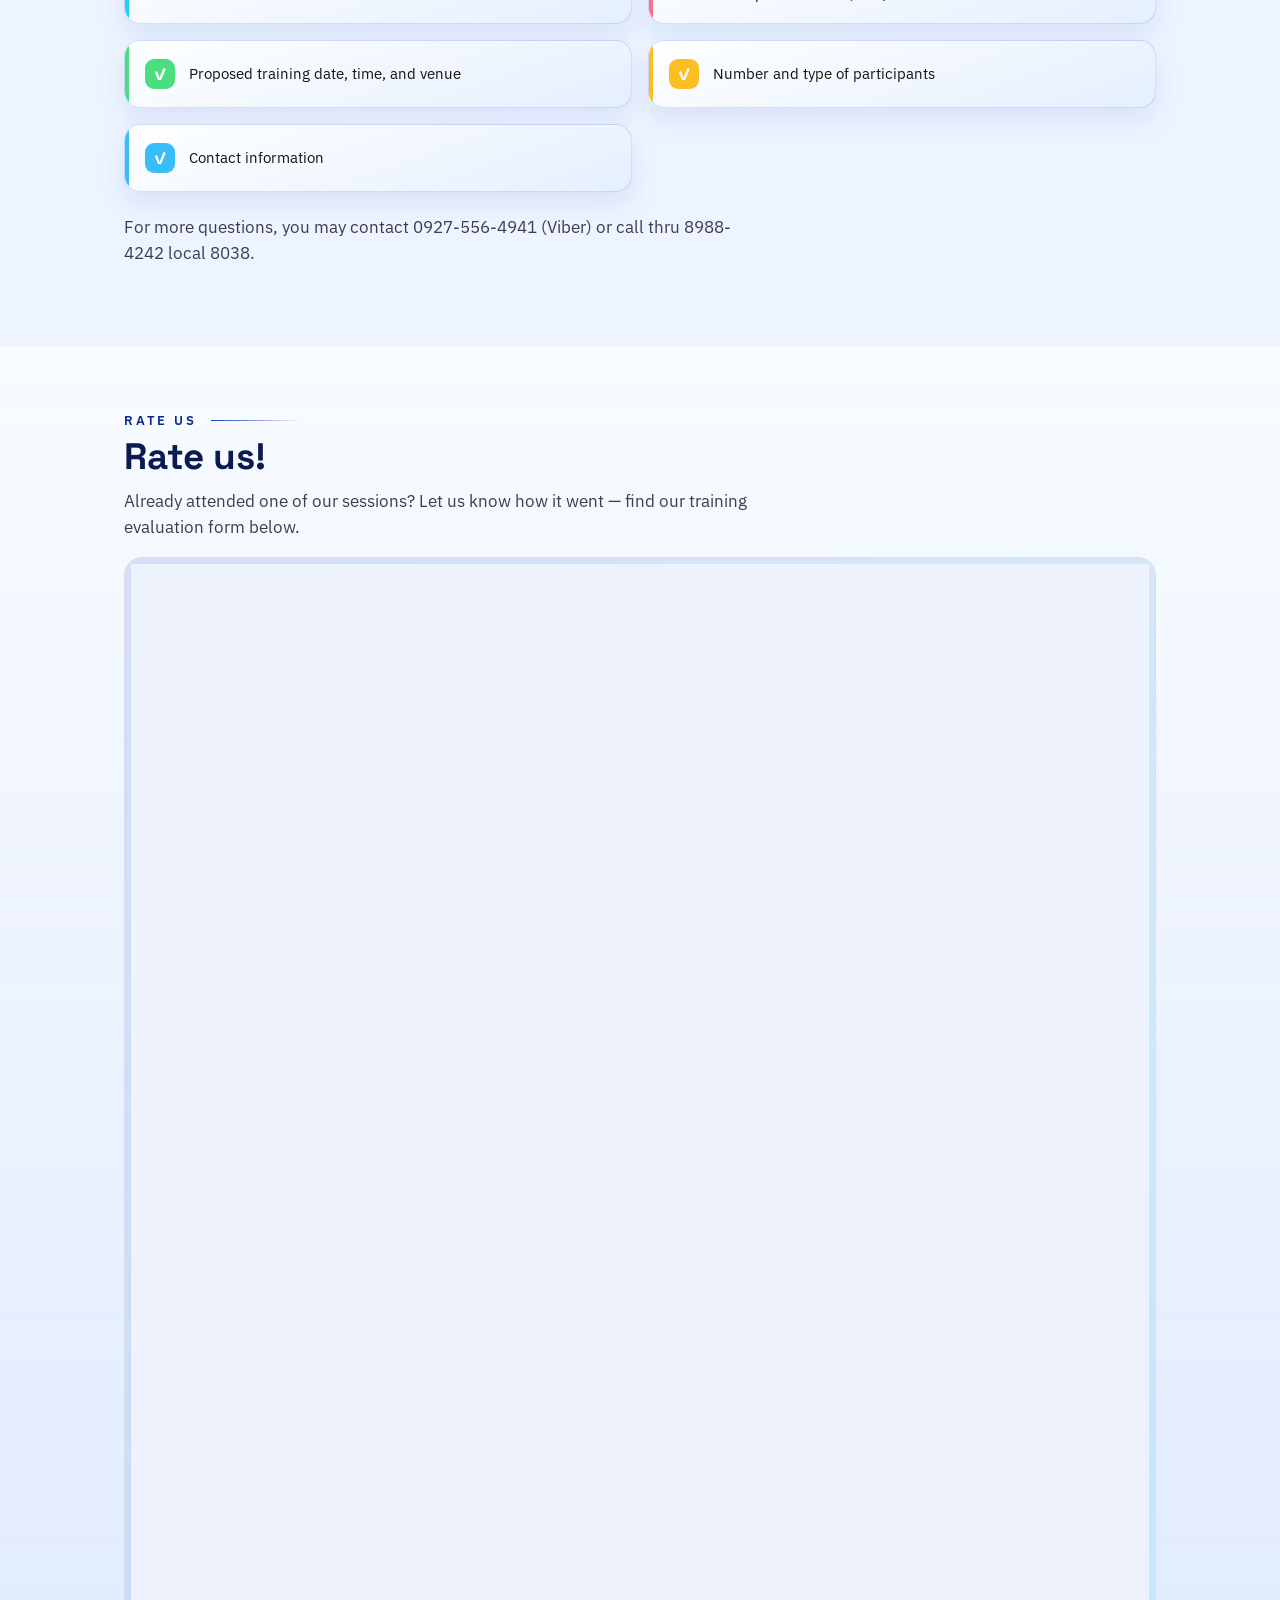
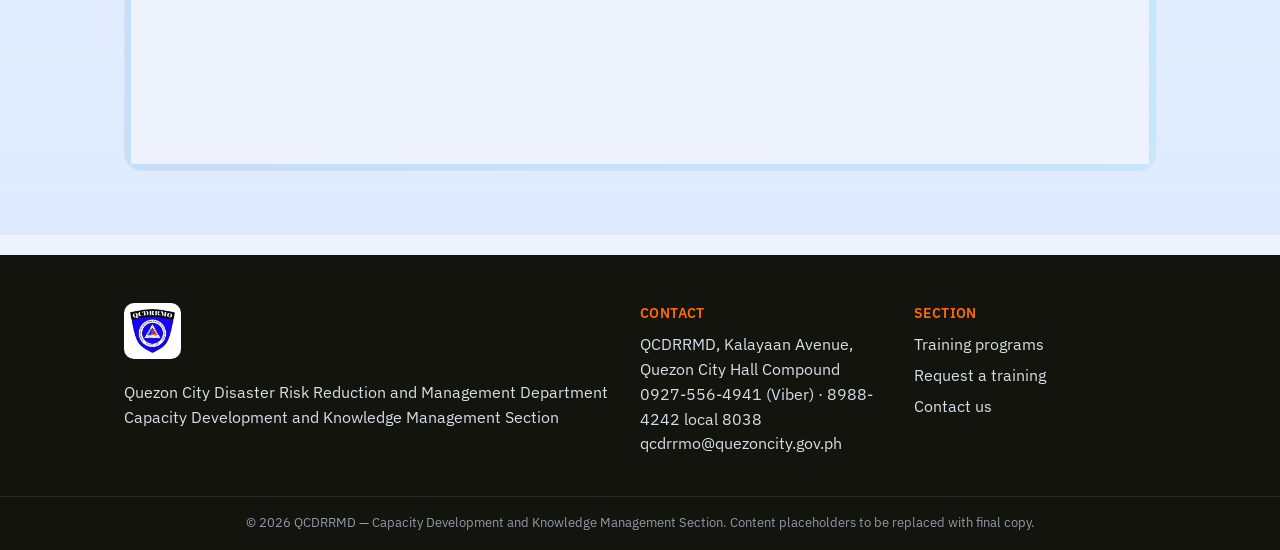
<file: process.html>
<!DOCTYPE html>
<html lang="en">
<head>
<meta charset="UTF-8">
<meta name="viewport" content="width=device-width, initial-scale=1">
<title>Requirements & Process &middot; QCDRRMD Capacity Development</title>
<link rel="icon" href="assets/logo.png">
<link rel="stylesheet" href="style.css?v=13">
</head>
<body>
<header class="site-header">
  <div class="header-inner">
    <a href="index.html" class="brand">
      <img src="assets/logo.png" alt="QCDRRMO logo" class="brand-mark">
      <span class="brand-text">Capacity Development &amp;<br>Knowledge Management Section</span>
    </a>
    <nav aria-label="Main">
      <ul>
        <li><a href="index.html">Home</a></li>
<li><a href="trainings.html">Trainings Offered</a></li>
<li><a href="request.html">Request a Training</a></li>
<li><a href="process.html" class="active">Requirements &amp; Process</a></li>
<li><a href="process.html#rate-us">Rate us!</a></li>
<li><a href="about.html">About</a></li>

      </ul>
    </nav>
  </div>
</header>
<main>

<section class="page-head photo-head" style="background-image:linear-gradient(135deg, rgba(6,22,74,.92), rgba(11,42,133,.88)), url('assets/banner-lifesupport.jpg');">
  <div class="section-inner">
    <p class="eyebrow eyebrow-light">How it works</p>
    <h1>Requirements &amp; process</h1>
    <p class="section-lead lead-light" style="color:#fff;text-shadow:0 1px 8px rgba(0,0,0,.6);">From letter to training day, here's what happens after you submit a request.</p>
  </div>
</section>

<section class="section">
  <div class="section-inner">
    <div class="fx-panel fx-notice" style="--c:#fbbf24">
      <strong>You can request a training online or by letter.</strong>
      <p>Use our <a href="request.html">online request form</a>, or send a formal request letter by following the steps below.</p>
    </div>
    <p class="fx-eyebrow">STEP BY STEP</p>
    <h2 class="fx-title sm">How to request by letter</h2>
    <ol class="fx-steps">
      <li class="fx-panel fx-step reveal" style="--c:#22d3ee">
        <span class="fx-stepnum">01</span>
        <div class="fx-text"><h3>Prepare a request letter</h3><span class="fx-bar"></span><p>Write a formal request letter addressed to <strong>EnP Ma. Bianca D. Perez-Diamante</strong>, Head, Quezon City Disaster Risk Reduction and Management Department, detailing the training or orientation you wish to request. <a href="assets/letter-template.txt">Download the letter template</a>.</p></div>
      </li>
      <li class="fx-panel fx-step reveal" style="--c:#fb7185">
        <span class="fx-stepnum">02</span>
        <div class="fx-text"><h3>Submit the request letter</h3><span class="fx-bar"></span><p>Send the completed letter via email to <a href="mailto:qcdrrmo@quezoncity.gov.ph">qcdrrmo@quezoncity.gov.ph</a>, or to our office at QCDRRMD, Kalayaan Avenue, Quezon City Hall Compound. Ensure all required information is included to avoid delays.</p></div>
      </li>
      <li class="fx-panel fx-step reveal" style="--c:#4ade80">
        <span class="fx-stepnum">03</span>
        <div class="fx-text"><h3>Acknowledgment and confirmation</h3><span class="fx-bar"></span><p>After receiving your request, we acknowledge receipt and review the details. Our coordinator will contact you to confirm the date, time, venue, and equipment needs (sound system, projector, or television).</p></div>
      </li>
      <li class="fx-panel fx-step reveal" style="--c:#fbbf24">
        <span class="fx-stepnum">04</span>
        <div class="fx-text"><h3>Training delivery</h3><span class="fx-bar"></span><p>Our team delivers the requested training on the agreed-upon date and location, ensuring all participants receive the necessary knowledge and skills.</p></div>
      </li>
      
    </ol>
  </div>
</section>
<section class="section">
  <div class="section-inner">
    <p class="fx-eyebrow">CHECKLIST</p>
    <h2 class="fx-title sm">What your letter should include</h2>
    <div class="fx-mini-grid">
      <div class="fx-panel fx-mini reveal" style="--c:#22d3ee">
        <span class="fx-check">&#10003;</span><p>Name of the organization or individual requesting the training</p>
      </div>
      <div class="fx-panel fx-mini reveal" style="--c:#fb7185">
        <span class="fx-check">&#10003;</span><p>Type of training (e.g., First Aid, Disaster Preparedness, Earthquake Survival, etc.)</p>
      </div>
      <div class="fx-panel fx-mini reveal" style="--c:#4ade80">
        <span class="fx-check">&#10003;</span><p>Proposed training date, time, and venue</p>
      </div>
      <div class="fx-panel fx-mini reveal" style="--c:#fbbf24">
        <span class="fx-check">&#10003;</span><p>Number and type of participants</p>
      </div>
      <div class="fx-panel fx-mini reveal" style="--c:#38bdf8">
        <span class="fx-check">&#10003;</span><p>Contact information</p>
      </div>
      
    </div>
    <p class="section-lead" style="margin-top:22px">For more questions, you may contact 0927-556-4941 (Viber) or call thru 8988-4242 local 8038.</p>
  </div>
</section>
<section class="section tint" id="rate-us">
  <div class="section-inner">
    <p class="fx-eyebrow">RATE US</p>
    <h2 class="fx-title sm">Rate us!</h2>
    <p class="section-lead">Already attended one of our sessions? Let us know how it went &mdash; find our training evaluation form below.</p>
    <div class="fx-frame">
      <div class="embed-box form-embed">
        <iframe src="https://forms.gle/Bb9etXVyyAdHMMXP9" title="Training evaluation form" loading="lazy">Loading&hellip;</iframe>
      </div>
    </div>
  </div>
</section>
<script>

function runReveal() {
  var els = [].slice.call(document.querySelectorAll('.reveal:not(.in)'));
  if (!els.length) return;
  if (!('IntersectionObserver' in window) || (window.matchMedia && window.matchMedia('(prefers-reduced-motion: reduce)').matches)) {
    els.forEach(function (el) { el.classList.add('in'); });
    return;
  }
  var io = new IntersectionObserver(function (entries) {
    entries.forEach(function (x, i) {
      if (x.isIntersecting) {
        setTimeout(function () { x.target.classList.add('in'); }, (i % 6) * 70);
        io.unobserve(x.target);
      }
    });
  }, {threshold: 0.2});
  els.forEach(function (el) { io.observe(el); });
}
if (document.readyState === 'loading') {
  document.addEventListener('DOMContentLoaded', runReveal);
} else {
  runReveal();
}

</script>

</main>
<footer class="site-footer">
  <div class="footer-inner">
    <div>
      <img src="assets/logo.png" alt="QCDRRMO logo" class="footer-mark">
      <p>Quezon City Disaster Risk Reduction and Management Department<br>Capacity Development and Knowledge Management Section</p>
    </div>
    <div>
      <p class="footer-label">Contact</p>
      <p>QCDRRMD, Kalayaan Avenue, Quezon City Hall Compound<br>0927-556-4941 (Viber) &middot; 8988-4242 local 8038<br>qcdrrmo@quezoncity.gov.ph</p>
    </div>
    <div>
      <p class="footer-label">Section</p>
      <ul class="footer-links">
        <li><a href="trainings.html">Training programs</a></li>
        <li><a href="request.html">Request a training</a></li>
        <li><a href="about.html#contact">Contact us</a></li>
      </ul>
    </div>
  </div>
  <p class="footer-fine">&copy; 2026 QCDRRMD &mdash; Capacity Development and Knowledge Management Section. Content placeholders to be replaced with final copy.</p>
</footer>
</body>
</html>
</file>
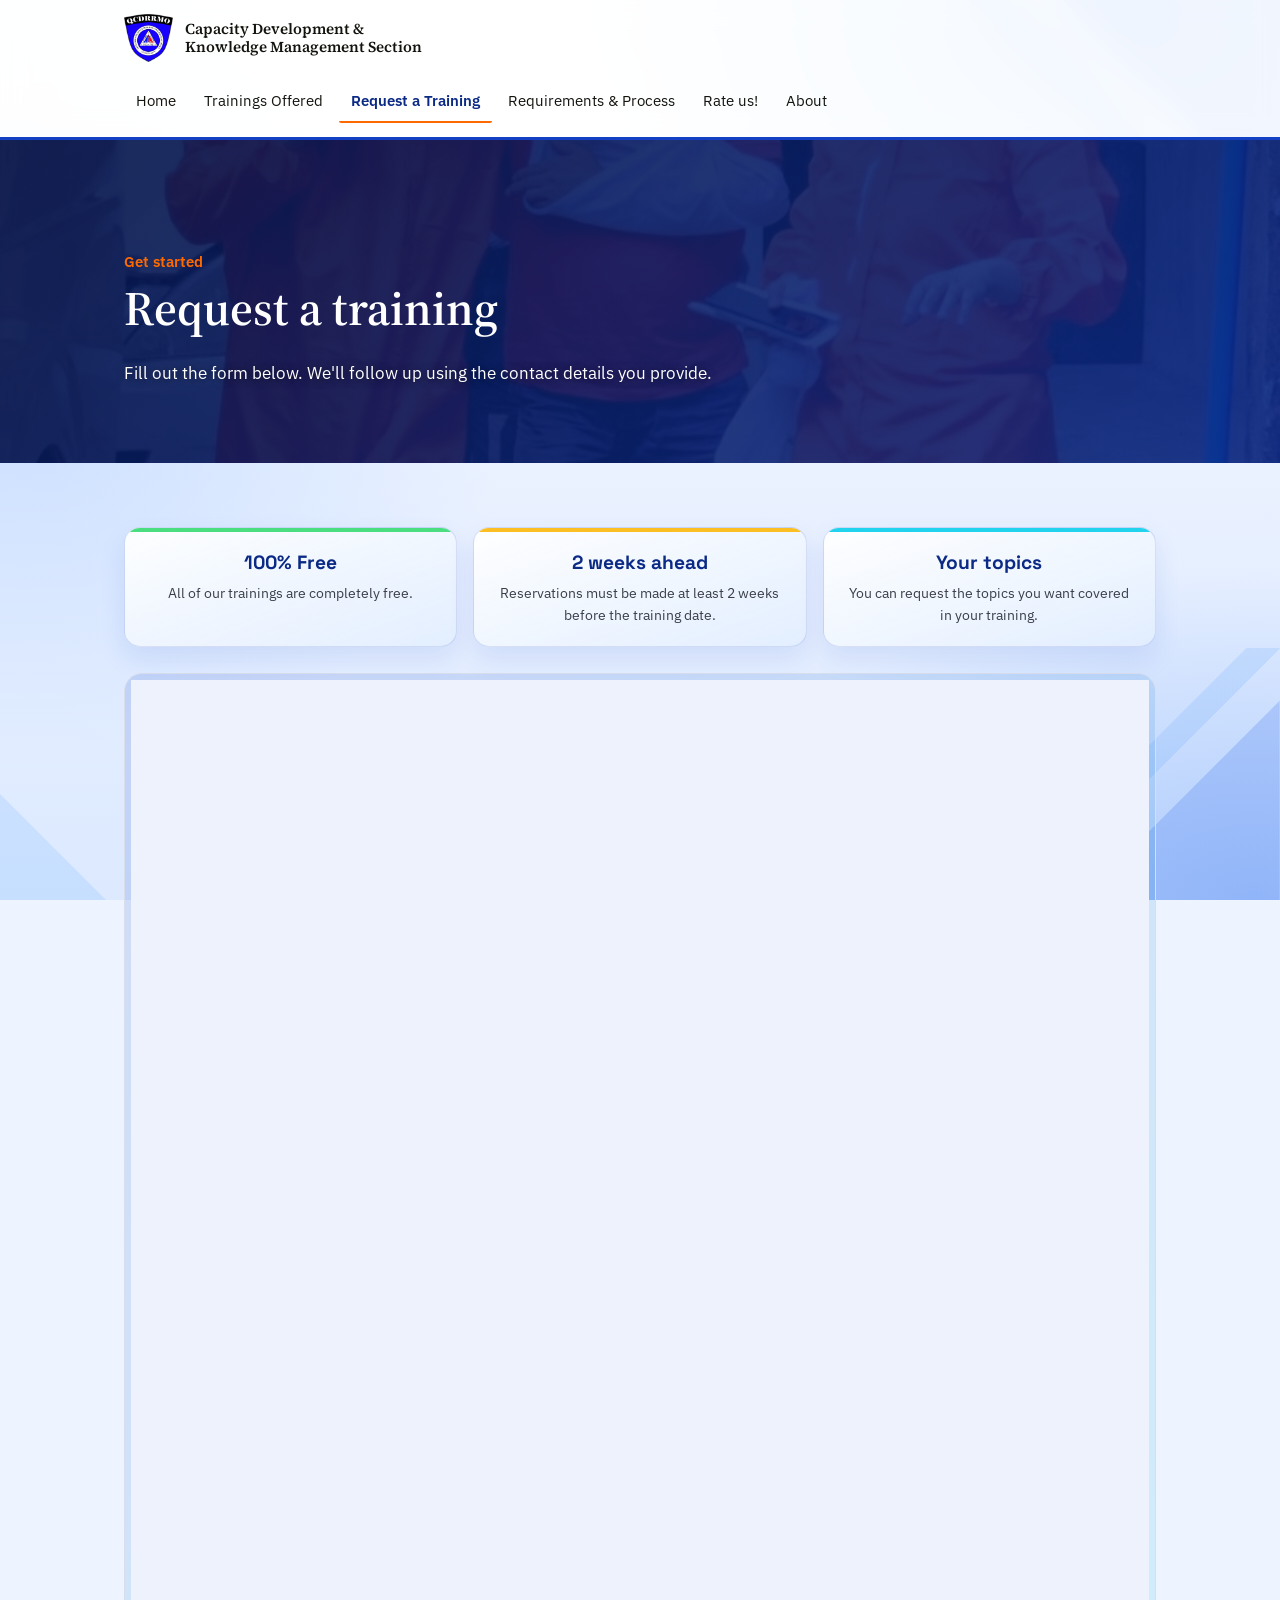
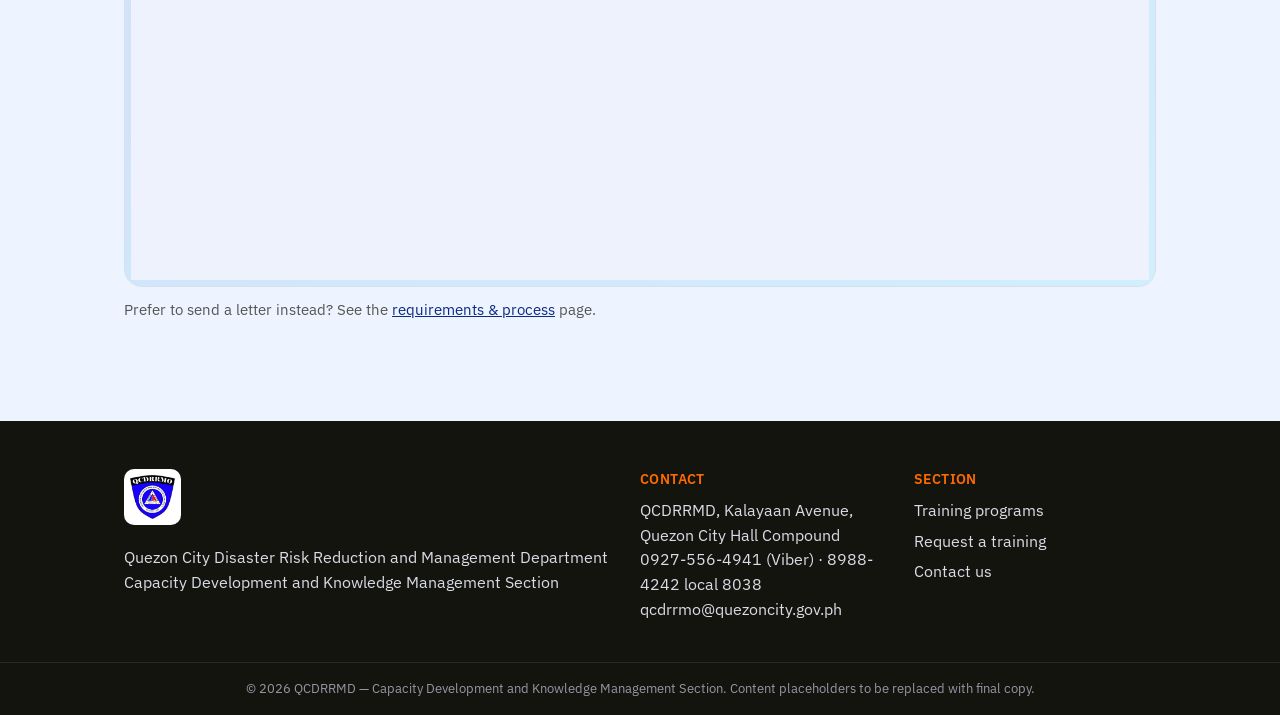
<file: request.html>
<!DOCTYPE html>
<html lang="en">
<head>
<meta charset="UTF-8">
<meta name="viewport" content="width=device-width, initial-scale=1">
<title>Request a Training &middot; QCDRRMD Capacity Development</title>
<link rel="icon" href="assets/logo.png">
<link rel="stylesheet" href="style.css?v=13">
</head>
<body>
<header class="site-header">
  <div class="header-inner">
    <a href="index.html" class="brand">
      <img src="assets/logo.png" alt="QCDRRMO logo" class="brand-mark">
      <span class="brand-text">Capacity Development &amp;<br>Knowledge Management Section</span>
    </a>
    <nav aria-label="Main">
      <ul>
        <li><a href="index.html">Home</a></li>
<li><a href="trainings.html">Trainings Offered</a></li>
<li><a href="request.html" class="active">Request a Training</a></li>
<li><a href="process.html">Requirements &amp; Process</a></li>
<li><a href="process.html#rate-us">Rate us!</a></li>
<li><a href="about.html">About</a></li>

      </ul>
    </nav>
  </div>
</header>
<main>

<section class="page-head photo-head" style="background-image:linear-gradient(135deg, rgba(6,22,74,.92), rgba(11,42,133,.88)), url('assets/banner-responders.jpg');">
  <div class="section-inner">
    <p class="eyebrow eyebrow-light">Get started</p>
    <h1>Request a training</h1>
    <p class="section-lead lead-light" style="color:#fff;text-shadow:0 1px 8px rgba(0,0,0,.6);">Fill out the form below. We'll follow up using the contact details you provide.</p>
  </div>
</section>
<section class="section">
  <div class="section-inner">
    <div class="fx-tiles">
      <div class="fx-panel fx-tile reveal" style="--c:#4ade80"><strong>100% Free</strong><p>All of our trainings are completely free.</p></div>
      <div class="fx-panel fx-tile reveal" style="--c:#fbbf24"><strong>2 weeks ahead</strong><p>Reservations must be made at least 2 weeks before the training date.</p></div>
      <div class="fx-panel fx-tile reveal" style="--c:#22d3ee"><strong>Your topics</strong><p>You can request the topics you want covered in your training.</p></div>
    </div>
    <div class="fx-frame">
      <div class="embed-box form-embed">
        <iframe src="https://docs.google.com/forms/d/e/1FAIpQLSeEuy5U8cqXcnMr1FzLvggOsCq51NbTFP_cgMvS3W5rZLcWXw/viewform?embedded=true" title="Training request form" loading="lazy">Loading&hellip;</iframe>
      </div>
    </div>
    <p class="embed-note">Prefer to send a letter instead? See the <a href="process.html">requirements &amp; process</a> page.</p>
  </div>
</section>
<script>

function runReveal() {
  var els = [].slice.call(document.querySelectorAll('.reveal:not(.in)'));
  if (!els.length) return;
  if (!('IntersectionObserver' in window) || (window.matchMedia && window.matchMedia('(prefers-reduced-motion: reduce)').matches)) {
    els.forEach(function (el) { el.classList.add('in'); });
    return;
  }
  var io = new IntersectionObserver(function (entries) {
    entries.forEach(function (x, i) {
      if (x.isIntersecting) {
        setTimeout(function () { x.target.classList.add('in'); }, (i % 6) * 70);
        io.unobserve(x.target);
      }
    });
  }, {threshold: 0.2});
  els.forEach(function (el) { io.observe(el); });
}
if (document.readyState === 'loading') {
  document.addEventListener('DOMContentLoaded', runReveal);
} else {
  runReveal();
}

</script>
</main>
<footer class="site-footer">
  <div class="footer-inner">
    <div>
      <img src="assets/logo.png" alt="QCDRRMO logo" class="footer-mark">
      <p>Quezon City Disaster Risk Reduction and Management Department<br>Capacity Development and Knowledge Management Section</p>
    </div>
    <div>
      <p class="footer-label">Contact</p>
      <p>QCDRRMD, Kalayaan Avenue, Quezon City Hall Compound<br>0927-556-4941 (Viber) &middot; 8988-4242 local 8038<br>qcdrrmo@quezoncity.gov.ph</p>
    </div>
    <div>
      <p class="footer-label">Section</p>
      <ul class="footer-links">
        <li><a href="trainings.html">Training programs</a></li>
        <li><a href="request.html">Request a training</a></li>
        <li><a href="about.html#contact">Contact us</a></li>
      </ul>
    </div>
  </div>
  <p class="footer-fine">&copy; 2026 QCDRRMD &mdash; Capacity Development and Knowledge Management Section. Content placeholders to be replaced with final copy.</p>
</footer>
</body>
</html>
</file>
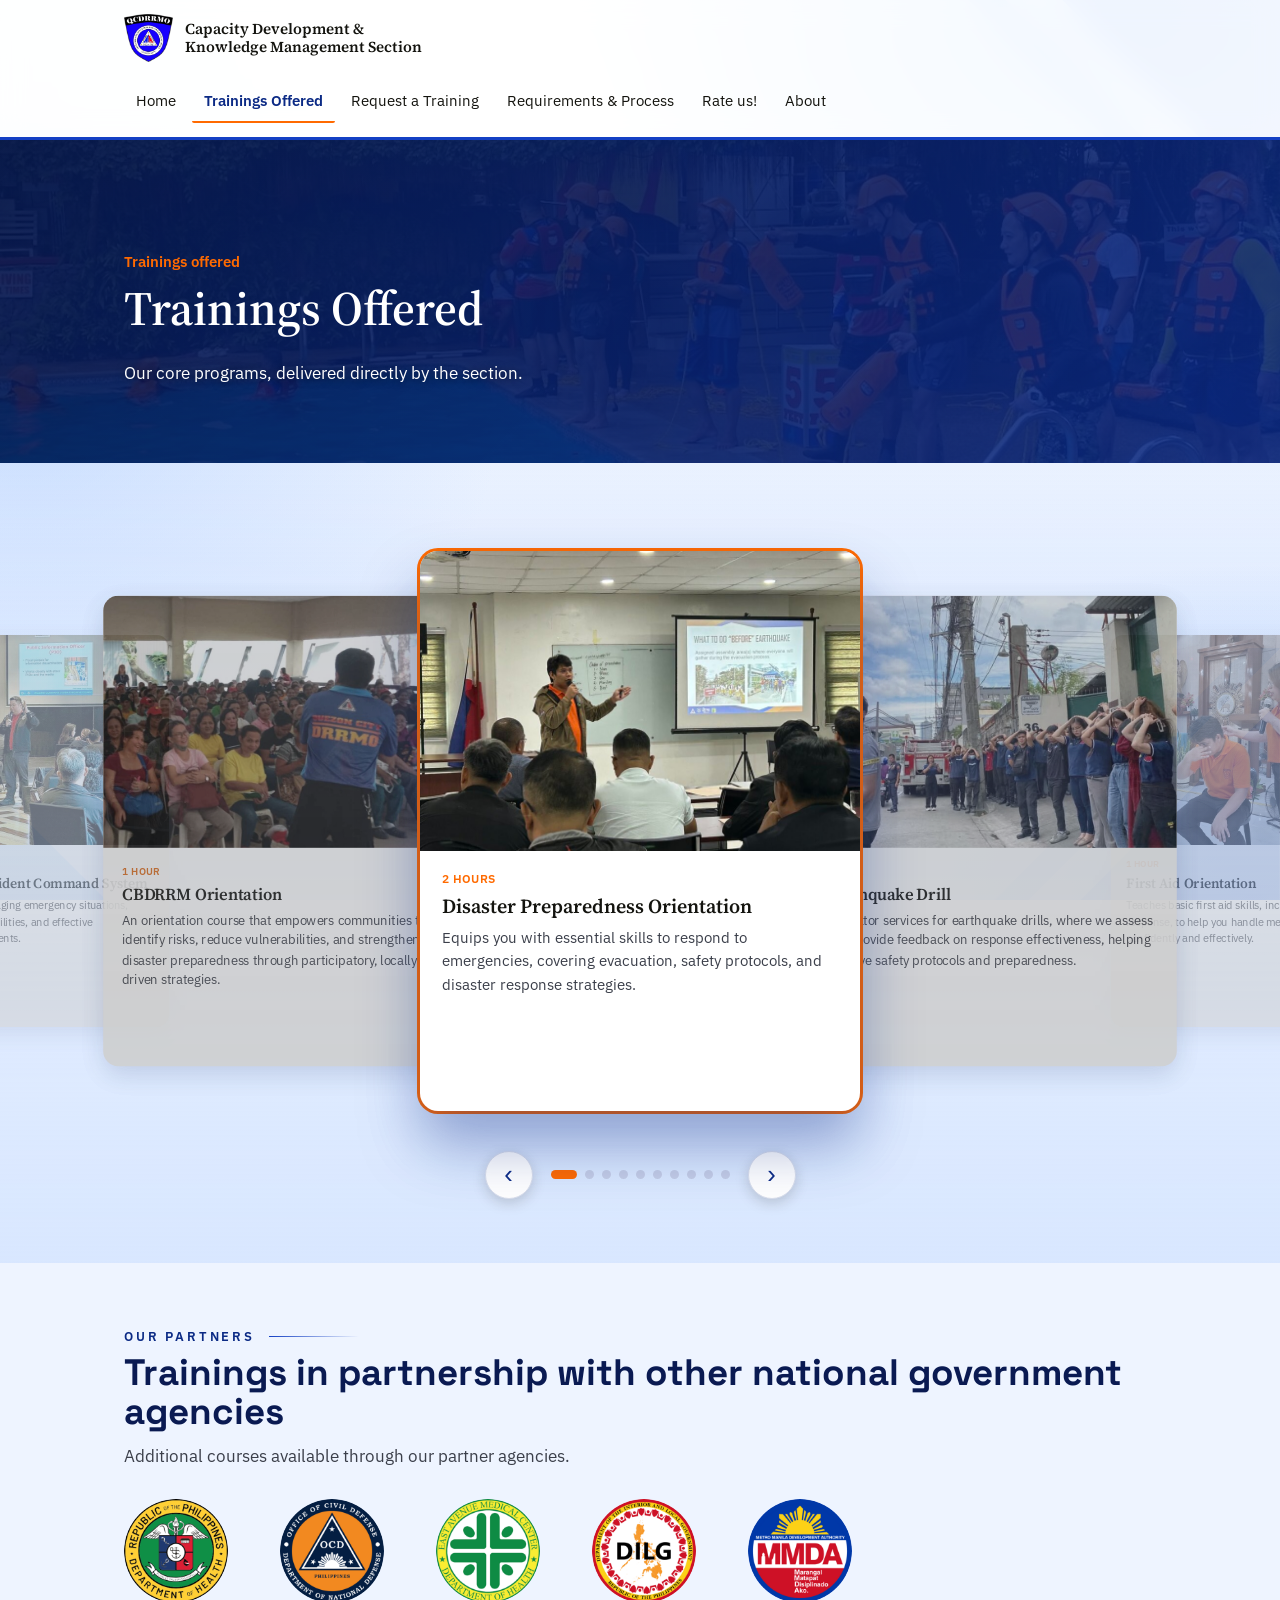
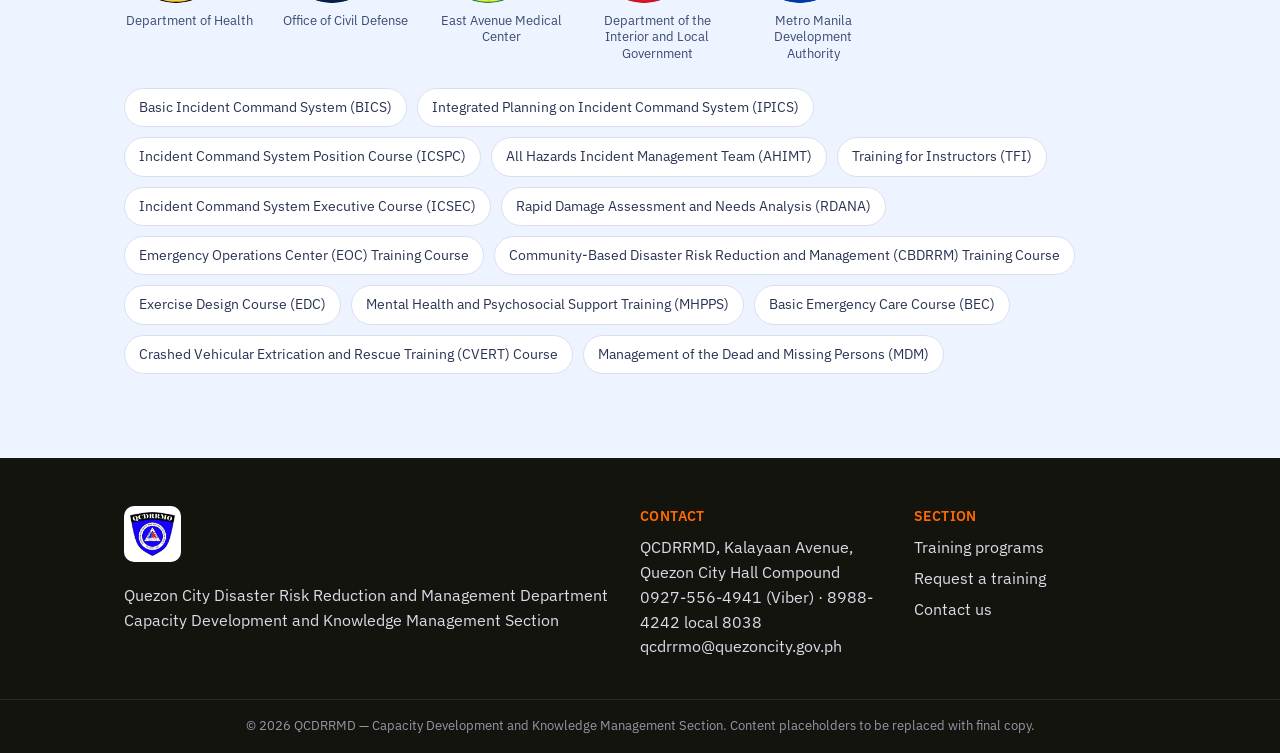
<file: trainings.html>
<!DOCTYPE html>
<html lang="en">
<head>
<meta charset="UTF-8">
<meta name="viewport" content="width=device-width, initial-scale=1">
<title>Trainings Offered &middot; QCDRRMD Capacity Development</title>
<link rel="icon" href="assets/logo.png">
<link rel="stylesheet" href="style.css?v=13">
</head>
<body>
<header class="site-header">
  <div class="header-inner">
    <a href="index.html" class="brand">
      <img src="assets/logo.png" alt="QCDRRMO logo" class="brand-mark">
      <span class="brand-text">Capacity Development &amp;<br>Knowledge Management Section</span>
    </a>
    <nav aria-label="Main">
      <ul>
        <li><a href="index.html">Home</a></li>
<li><a href="trainings.html" class="active">Trainings Offered</a></li>
<li><a href="request.html">Request a Training</a></li>
<li><a href="process.html">Requirements &amp; Process</a></li>
<li><a href="process.html#rate-us">Rate us!</a></li>
<li><a href="about.html">About</a></li>

      </ul>
    </nav>
  </div>
</header>
<main>

<section class="page-head photo-head" style="background-image:linear-gradient(135deg, rgba(6,22,74,.92), rgba(11,42,133,.88)), url('assets/photo-pool.jpg');">
  <div class="section-inner">
    <p class="eyebrow eyebrow-light">Trainings offered</p>
    <h1>Trainings Offered</h1>
    <p class="section-lead lead-light" style="color:#fff;text-shadow:0 1px 8px rgba(0,0,0,.6);">Our core programs, delivered directly by the section.</p>
  </div>
</section>

<section class="section cf-section">
  <div class="cf" id="catalog-cf" role="region" aria-roledescription="carousel" aria-label="Trainings offered">
    <div class="cf-stage">
      <article class="cf-slide cf-program" style="--c:#22d3ee">
        <img src="assets/programs/disaster-prep.jpg" alt="Disaster Preparedness Orientation training session">
        <div class="cf-body">
          <p class="card-tag">2 Hours</p>
          <h3>Disaster Preparedness Orientation</h3>
          <p>Equips you with essential skills to respond to emergencies, covering evacuation, safety protocols, and disaster response strategies.</p>
        </div>
      </article>
      <article class="cf-slide cf-program" style="--c:#fb7185">
        <img src="assets/programs/earthquake-drill.jpg" alt="Earthquake Drill training session">
        <div class="cf-body">
          <p class="card-tag">1 Hour</p>
          <h3>Earthquake Drill</h3>
          <p>Evaluator services for earthquake drills, where we assess and provide feedback on response effectiveness, helping improve safety protocols and preparedness.</p>
        </div>
      </article>
      <article class="cf-slide cf-program" style="--c:#4ade80">
        <img src="assets/programs/first-aid-orientation.jpg" alt="First Aid Orientation training session">
        <div class="cf-body">
          <p class="card-tag">1 Hour</p>
          <h3>First Aid Orientation</h3>
          <p>Teaches basic first aid skills, including emergency response, to help you handle medical situations confidently and effectively.</p>
        </div>
      </article>
      <article class="cf-slide cf-program" style="--c:#fbbf24">
        <img src="assets/programs/basic-life-support.jpg" alt="Basic Life Support Orientation training session">
        <div class="cf-body">
          <p class="card-tag">1 Hour and 30 Mins.</p>
          <h3>Basic Life Support Orientation</h3>
          <p>Teaches lifesaving skills, including CPR and proper use of an Automated External Defibrillator (AED), to respond to cardiac emergencies.</p>
        </div>
      </article>
      <article class="cf-slide cf-program" style="--c:#38bdf8">
        <img src="assets/programs/first-responders.jpg" alt="First Responders Training Course training session">
        <div class="cf-body">
          <p class="card-tag">4 Days</p>
          <h3>First Responders Training Course</h3>
          <p>Equips individuals with the skills to assess and respond to emergencies, providing critical care until professional help arrives.</p>
        </div>
      </article>
      <article class="cf-slide cf-program" style="--c:#a78bfa">
        <img src="assets/programs/earthquake-survival.jpg" alt="Basic Earthquake Survival Training Course training session">
        <div class="cf-body">
          <p class="card-tag">3 Days</p>
          <h3>Basic Earthquake Survival Training Course</h3>
          <p>Equips participants with essential knowledge and practical skills on how to stay safe before, during, and after an earthquake, covering preparedness, evacuation, first aid basics, and response techniques.</p>
        </div>
      </article>
      <article class="cf-slide cf-program" style="--c:#22d3ee">
        <img src="assets/programs/swift-water.jpg" alt="Swift Water and Boat Handling Course training session">
        <div class="cf-body">
          <p class="card-tag">3 Days</p>
          <h3>Swift Water and Boat Handling Course</h3>
          <p>Teaches techniques for safely navigating and rescuing in fast-moving water, including boat handling and swift water safety protocols.</p>
        </div>
      </article>
      <article class="cf-slide cf-program" style="--c:#fb7185">
        <img src="assets/programs/pool-rescue.jpg" alt="Basic Water Search and Rescue with Boat Handling Training training session">
        <div class="cf-body">
          <p class="card-tag">3 Days</p>
          <h3>Basic Water Search and Rescue with Boat Handling Training</h3>
          <p>A hands-on course that trains participants in essential water rescue techniques and safe boat handling for effective response during water-related emergencies.</p>
        </div>
      </article>
      <article class="cf-slide cf-program" style="--c:#4ade80">
        <img src="assets/programs/ics-intro.jpg" alt="Introduction to Incident Command System training session">
        <div class="cf-body">
          <p class="card-tag">1 Hour</p>
          <h3>Introduction to Incident Command System</h3>
          <p>Covers the basics of managing emergency situations, including roles, responsibilities, and effective coordination during incidents.</p>
        </div>
      </article>
      <article class="cf-slide cf-program" style="--c:#fbbf24">
        <img src="assets/programs/cbdrrm-orientation.jpg" alt="CBDRRM Orientation training session">
        <div class="cf-body">
          <p class="card-tag">1 Hour</p>
          <h3>CBDRRM Orientation</h3>
          <p>An orientation course that empowers communities to identify risks, reduce vulnerabilities, and strengthen disaster preparedness through participatory, locally-driven strategies.</p>
        </div>
      </article>
      
    </div>
    <div class="cf-controls">
      <button class="cf-btn cf-prev" type="button" aria-label="Previous training">&#8249;</button>
      <div class="cf-dots"></div>
      <button class="cf-btn cf-next" type="button" aria-label="Next training">&#8250;</button>
    </div>
  </div>
</section>
<section class="section">
  <div class="section-inner">
    <p class="fx-eyebrow">OUR PARTNERS</p>
    <h2 class="fx-title sm">Trainings in partnership with other national government agencies</h2>
    <p class="section-lead">Additional courses available through our partner agencies.</p>
    <div class="partner-logos">
      <figure class="partner-logo">
        <div class="pl-mark"><img src="assets/partners/doh.png" alt="Department of Health logo" onerror="this.style.display='none'; this.nextElementSibling.style.display='flex';"><span class="pl-fallback">DOH</span></div>
        <figcaption>Department of Health</figcaption>
      </figure>
      <figure class="partner-logo">
        <div class="pl-mark"><img src="assets/partners/ocd.png" alt="Office of Civil Defense logo" onerror="this.style.display='none'; this.nextElementSibling.style.display='flex';"><span class="pl-fallback">OCD</span></div>
        <figcaption>Office of Civil Defense</figcaption>
      </figure>
      <figure class="partner-logo">
        <div class="pl-mark"><img src="assets/partners/eamc.png" alt="East Avenue Medical Center logo" onerror="this.style.display='none'; this.nextElementSibling.style.display='flex';"><span class="pl-fallback">EAMC</span></div>
        <figcaption>East Avenue Medical Center</figcaption>
      </figure>
      <figure class="partner-logo">
        <div class="pl-mark"><img src="assets/partners/dilg.png" alt="Department of the Interior and Local Government logo" onerror="this.style.display='none'; this.nextElementSibling.style.display='flex';"><span class="pl-fallback">DILG</span></div>
        <figcaption>Department of the Interior and Local Government</figcaption>
      </figure>
      <figure class="partner-logo">
        <div class="pl-mark"><img src="assets/partners/mmda.png" alt="Metro Manila Development Authority logo" onerror="this.style.display='none'; this.nextElementSibling.style.display='flex';"><span class="pl-fallback">MMDA</span></div>
        <figcaption>Metro Manila Development Authority</figcaption>
      </figure>
      
    </div>
    <ul class="fx-chips">
      <li>Basic Incident Command System (BICS)</li>
      <li>Integrated Planning on Incident Command System (IPICS)</li>
      <li>Incident Command System Position Course (ICSPC)</li>
      <li>All Hazards Incident Management Team (AHIMT)</li>
      <li>Training for Instructors (TFI)</li>
      <li>Incident Command System Executive Course (ICSEC)</li>
      <li>Rapid Damage Assessment and Needs Analysis (RDANA)</li>
      <li>Emergency Operations Center (EOC) Training Course</li>
      <li>Community-Based Disaster Risk Reduction and Management (CBDRRM) Training Course</li>
      <li>Exercise Design Course (EDC)</li>
      <li>Mental Health and Psychosocial Support Training (MHPPS)</li>
      <li>Basic Emergency Care Course (BEC)</li>
      <li>Crashed Vehicular Extrication and Rescue Training (CVERT) Course</li>
      <li>Management of the Dead and Missing Persons (MDM)</li>
      
    </ul>
  </div>
</section>
<script>

function initCoverflow(id) {
  var root = document.getElementById(id);
  if (!root) return;
  var slides = [].slice.call(root.querySelectorAll('.cf-slide'));
  var dotsBox = root.querySelector('.cf-dots');
  var n = slides.length, active = 0, swiped = false, startX = null;
  function go(i) { active = (i + n) % n; render(); }
  slides.forEach(function (s, i) {
    var d = document.createElement('button');
    d.className = 'cf-dot'; d.type = 'button';
    d.setAttribute('aria-label', 'Show item ' + (i + 1));
    d.addEventListener('click', function () { go(i); });
    dotsBox.appendChild(d);
    s.addEventListener('click', function () { if (!swiped && i !== active) go(i); });
  });
  var dots = [].slice.call(dotsBox.children);
  function render() {
    slides.forEach(function (s, i) {
      var d = i - active;
      if (d > n / 2) d -= n;
      if (d < -n / 2) d += n;
      s.setAttribute('data-pos', Math.abs(d) > 2 ? 'far' : String(d));
      s.setAttribute('aria-hidden', d === 0 ? 'false' : 'true');
    });
    dots.forEach(function (x, i) { x.classList.toggle('on', i === active); });
  }
  root.querySelector('.cf-prev').addEventListener('click', function () { go(active - 1); });
  root.querySelector('.cf-next').addEventListener('click', function () { go(active + 1); });
  root.setAttribute('tabindex', '0');
  root.addEventListener('keydown', function (e) {
    if (e.key === 'ArrowLeft') { go(active - 1); e.preventDefault(); }
    if (e.key === 'ArrowRight') { go(active + 1); e.preventDefault(); }
  });
  var stage = root.querySelector('.cf-stage');
  stage.addEventListener('pointerdown', function (e) { startX = e.clientX; });
  stage.addEventListener('pointerup', function (e) {
    if (startX === null) return;
    var dx = e.clientX - startX; startX = null;
    if (Math.abs(dx) > 45) {
      swiped = true; go(dx < 0 ? active + 1 : active - 1);
      setTimeout(function () { swiped = false; }, 80);
    }
  });
  render();
}

initCoverflow('catalog-cf');

function runReveal() {
  var els = [].slice.call(document.querySelectorAll('.reveal:not(.in)'));
  if (!els.length) return;
  if (!('IntersectionObserver' in window) || (window.matchMedia && window.matchMedia('(prefers-reduced-motion: reduce)').matches)) {
    els.forEach(function (el) { el.classList.add('in'); });
    return;
  }
  var io = new IntersectionObserver(function (entries) {
    entries.forEach(function (x, i) {
      if (x.isIntersecting) {
        setTimeout(function () { x.target.classList.add('in'); }, (i % 6) * 70);
        io.unobserve(x.target);
      }
    });
  }, {threshold: 0.2});
  els.forEach(function (el) { io.observe(el); });
}
if (document.readyState === 'loading') {
  document.addEventListener('DOMContentLoaded', runReveal);
} else {
  runReveal();
}

</script>

</main>
<footer class="site-footer">
  <div class="footer-inner">
    <div>
      <img src="assets/logo.png" alt="QCDRRMO logo" class="footer-mark">
      <p>Quezon City Disaster Risk Reduction and Management Department<br>Capacity Development and Knowledge Management Section</p>
    </div>
    <div>
      <p class="footer-label">Contact</p>
      <p>QCDRRMD, Kalayaan Avenue, Quezon City Hall Compound<br>0927-556-4941 (Viber) &middot; 8988-4242 local 8038<br>qcdrrmo@quezoncity.gov.ph</p>
    </div>
    <div>
      <p class="footer-label">Section</p>
      <ul class="footer-links">
        <li><a href="trainings.html">Training programs</a></li>
        <li><a href="request.html">Request a training</a></li>
        <li><a href="about.html#contact">Contact us</a></li>
      </ul>
    </div>
  </div>
  <p class="footer-fine">&copy; 2026 QCDRRMD &mdash; Capacity Development and Knowledge Management Section. Content placeholders to be replaced with final copy.</p>
</footer>
</body>
</html>
</file>
<file: style.css>
@import url('https://fonts.googleapis.com/css2?family=Source+Serif+4:opsz,wght@8..60,500;8..60,600;8..60,700&family=IBM+Plex+Sans:wght@400;500;600&family=Space+Grotesk:wght@500;600;700&display=swap');

:root{
  --blue:#1440c4;
  --blue-dark:#0b2a85;
  --ink:#14140f;
  --orange:#ff6a00;
  --red:#e4002b;
  --paper:#ffffff;
  --tint:#eef2fc;
  --line:#d9deec;
  --serif:'Source Serif 4', Georgia, serif;
  --sans:'IBM Plex Sans', Arial, sans-serif;
}

*{box-sizing:border-box;}
html{scroll-padding-top:80px;}
body{
  margin:0;
  font-family:var(--sans);
  color:var(--ink);
  background:#eef4ff;
  line-height:1.55;
}
h1,h2,h3{font-family:var(--serif); font-weight:600; line-height:1.15; margin:0 0 .5em;}
h1{font-size:clamp(2rem,4vw,3rem);}
h2{font-size:clamp(1.5rem,2.6vw,2rem);}
h3{font-size:1.15rem; margin-bottom:.35em;}
p{margin:0 0 1em;}
a{color:var(--blue-dark);}
ul,ol{margin:0; padding:0;}
img{max-width:100%; display:block;}

.section-inner, .header-inner, .footer-inner{
  max-width:1080px;
  margin:0 auto;
  padding:0 24px;
}
.narrow{max-width:680px;}

/* header */
.site-header{
  border-bottom:3px solid var(--blue);
  background:rgba(255,255,255,.84);
  -webkit-backdrop-filter:blur(12px); backdrop-filter:blur(12px);
  position:sticky; top:0; z-index:10;
}
.header-inner{
  display:flex; align-items:center; justify-content:space-between;
  padding-top:14px; padding-bottom:14px; gap:20px; flex-wrap:wrap;
}
.brand{display:flex; align-items:center; gap:12px; text-decoration:none; color:var(--ink);}
.brand-mark{height:48px; width:auto;}
.brand-text{font-family:var(--serif); font-weight:600; font-size:.95rem; line-height:1.2;}
nav ul{display:flex; flex-wrap:wrap; gap:4px; list-style:none;}
nav a{
  display:inline-block; padding:8px 12px; text-decoration:none; color:var(--ink);
  font-size:.92rem; border-radius:2px;
}
nav a:hover{color:var(--blue-dark);}
nav a.active{color:var(--blue-dark); font-weight:600; border-bottom:2px solid var(--orange);}

/* hero */
.hero{
  position:relative; overflow:hidden; color:#fff;
  clip-path: polygon(0 0, 100% 0, 100% 88%, 0 100%);
  padding:120px 0 140px;
  background:var(--blue-dark);
}
.hero-video{
  position:absolute; inset:0; width:100%; height:100%; object-fit:cover; z-index:0;
}
.hero-overlay{
  position:absolute; inset:0; z-index:1;
  background:linear-gradient(135deg, rgba(11,42,133,.88) 0%, rgba(20,64,196,.72) 60%, rgba(11,42,133,.9) 100%);
}
.hero-inner{position:relative; z-index:2; max-width:760px; margin:0 auto; padding:0 24px;}
.hero h1{color:#fff;}
.hero-sub{font-size:1.1rem; color:#dfe6fb;}
.eyebrow{
  font-family:var(--sans); font-weight:600; color:var(--blue-dark);
  margin-bottom:.5em; font-size:.95rem;
}
.eyebrow-light{color:var(--orange);}

/* photo page-head banners for subpages */
.page-head.photo-head{
  position:relative; padding:110px 0 60px; color:#fff;
  background-size:cover; background-position:center;
}
.photo-head h1{color:#fff;}
.section-lead.lead-light{color:#ffffff; text-shadow:0 1px 6px rgba(0,0,0,.45);}
.photo-head .section-lead.lead-light{color:#ffffff; text-shadow:0 1px 8px rgba(0,0,0,.55);}

/* photo grid / gallery */
.photo-grid{gap:22px;}
.photo-feature{margin:0; border:1px solid var(--line); background:#fff; overflow:hidden;}
.photo-feature img{width:100%; height:280px; object-fit:cover; display:block;}
.photo-feature figcaption{padding:14px 16px; font-size:.92rem; color:#3b3f4a; border-top:3px solid var(--orange);}

.inline-video{width:100%; max-width:820px; border:1px solid var(--line); margin-top:8px;}

/* category showcase cards */
.category-card-link{text-decoration:none; color:inherit; display:block;}
.category-card{
  text-align:left; transition:transform .2s ease, box-shadow .2s ease, border-color .2s ease;
  position:relative; overflow:hidden;
}
.category-card:hover{
  transform:translateY(-6px); box-shadow:0 14px 28px rgba(11,42,133,.16); border-color:var(--orange);
}
.category-icon{font-size:2rem; margin-bottom:.3em; display:inline-block; transition:transform .2s ease;}
.category-card:hover .category-icon{transform:scale(1.18) rotate(-4deg);}
.category-more{
  display:inline-block; margin-top:10px; font-size:.85rem; font-weight:600; color:var(--orange);
  opacity:0; transform:translateX(-6px); transition:opacity .2s ease, transform .2s ease;
}
.category-card:hover .category-more{opacity:1; transform:translateX(0);}
.center-cta{text-align:center; margin-top:32px;}
.reason-grid .card{border-left:4px solid var(--orange);}

/* highlighted coverflow carousel (Trainings Offered + Team) */
.cf-section{padding:44px 0 56px; background:linear-gradient(180deg,rgba(255,255,255,0) 0%,rgba(205,224,255,.65) 100%); overflow:hidden;}
.cf{--cw:440px; --ch:560px; --s1:.8; --s2:1.42; position:relative; outline:none;}
.cf-team{--cw:320px; --ch:500px;}
.cf-stage{position:relative; height:calc(var(--ch) + 50px); touch-action:pan-y;}
.cf-slide{
  position:absolute; top:24px; left:50%; width:var(--cw); height:var(--ch);
  background:#fff; border-radius:18px; overflow:hidden; display:flex; flex-direction:column;
  box-shadow:0 10px 30px rgba(11,42,133,.18);
  transform:translateX(-50%) scale(.6); opacity:0; pointer-events:none; z-index:0; cursor:pointer;
  transition:transform .55s cubic-bezier(.22,.8,.3,1), opacity .45s ease, filter .45s ease, box-shadow .45s ease;
  filter:brightness(.8) saturate(.75);
}
.cf-slide[data-pos="0"]{
  transform:translateX(-50%) scale(1); opacity:1; z-index:5; pointer-events:auto; cursor:default; filter:none;
  box-shadow:0 34px 60px rgba(11,42,133,.38), 0 0 0 3px var(--orange);
}
.cf-slide[data-pos="1"], .cf-slide[data-pos="-1"]{opacity:.85; z-index:3; pointer-events:auto;}
.cf-slide[data-pos="1"]{transform:translateX(calc(-50% + var(--cw) * var(--s1))) scale(.84);}
.cf-slide[data-pos="-1"]{transform:translateX(calc(-50% - var(--cw) * var(--s1))) scale(.84);}
.cf-slide[data-pos="2"], .cf-slide[data-pos="-2"]{opacity:.5; z-index:1; pointer-events:auto;}
.cf-slide[data-pos="2"]{transform:translateX(calc(-50% + var(--cw) * var(--s2))) scale(.7);}
.cf-slide[data-pos="-2"]{transform:translateX(calc(-50% - var(--cw) * var(--s2))) scale(.7);}

.cf-program img{width:100%; height:300px; object-fit:cover; display:block; flex:none;}
.cf-body{padding:18px 22px 20px; flex:1; min-height:0;}
.cf-body h3{font-size:1.25rem; margin:0 0 .4em;}
.cf-body p{margin:0; color:#3b3f4a;}
.cf-body .card-tag{color:var(--orange); margin-bottom:.5em;}
.cf-program .cf-body p:last-child{
  display:-webkit-box; -webkit-line-clamp:5; -webkit-box-orient:vertical; overflow:hidden; font-size:.95rem;
}
.cf-photo{height:360px; flex:none; background:linear-gradient(160deg,var(--blue) 0%,var(--blue-dark) 100%); overflow:hidden;}
.cf-photo img{width:100%; height:100%; object-fit:cover; object-position:top center; display:block;}
.cf-head .cf-photo{background:linear-gradient(160deg,var(--orange) 0%,#c94a00 100%);}
.cf-person .cf-body{text-align:center; display:flex; flex-direction:column; justify-content:center; gap:6px;}
.cf-person .cf-body h3{font-family:'Space Grotesk',var(--sans); font-size:1.55rem; font-weight:700; color:var(--blue-dark); margin:0; line-height:1.2;}
.cf-person .cf-body p{font-size:1.08rem; color:#3b4a75; margin:0;}

.cf-controls{display:flex; align-items:center; justify-content:center; gap:18px; margin-top:14px; padding:0 16px;}
.cf-btn{
  flex:none; width:48px; height:48px; border-radius:50%; border:1px solid var(--line); background:#fff;
  color:var(--blue-dark); font-size:1.6rem; line-height:1; cursor:pointer; box-shadow:0 4px 14px rgba(20,20,15,.18);
  transition:background .2s ease, color .2s ease, transform .15s ease;
}
.cf-btn:hover{background:var(--orange); color:#fff;}
.cf-btn:active{transform:scale(.92);}
.cf-dots{display:flex; gap:8px; flex-wrap:wrap; justify-content:center; max-width:60%;}
.cf-dot{width:9px; height:9px; border-radius:99px; border:0; padding:0; background:#c5cde6; cursor:pointer; transition:width .25s ease, background .25s ease;}
.cf-dot.on{width:26px; background:var(--orange);}

@media(max-width:760px){
  .cf{--cw:78vw; --ch:520px; --s1:.9;}
  .cf-team{--cw:72vw; --ch:470px;}
  .cf-slide[data-pos="2"], .cf-slide[data-pos="-2"]{opacity:0; pointer-events:none;}
  .cf-program img{height:220px;}
  .cf-photo{height:320px;}
  .cf-dots{max-width:52%;}
}

/* training catalog cards */
.program-card{padding:0; border-left:1px solid var(--line);}
.program-card img{width:100%; height:150px; object-fit:cover; display:block;}
.program-card .program-body{padding:16px 18px;}
.program-card .card-tag{margin-top:0;}

.partner-list{
  list-style:none; columns:2; column-gap:32px; max-width:820px; margin-top:20px;
}
.partner-list li{
  padding:10px 0 10px 22px; border-bottom:1px solid var(--line); position:relative;
  break-inside:avoid; font-size:.95rem;
}
.partner-list li::before{content:"\2022"; position:absolute; left:0; color:var(--orange); font-weight:700; font-size:1.3rem; line-height:1;}
@media(max-width:640px){.partner-list{columns:1;}}
.cta-row{display:flex; gap:14px; flex-wrap:wrap; margin-top:1.5em;}
.btn{
  display:inline-block; padding:13px 26px; text-decoration:none; font-weight:600;
  border-radius:2px; font-size:.98rem;
}
.btn-primary{background:var(--orange); color:#fff;}
.btn-primary:hover{background:var(--red);}
.btn-ghost{border:1.5px solid #fff; color:#fff;}
.btn-ghost:hover{background:rgba(255,255,255,.12);}

/* sections */
.section{padding:64px 0;}
.section.tint{background:linear-gradient(180deg,rgba(255,255,255,.6),rgba(208,226,255,.55));}
.section-lead{color:#3b3f4a; max-width:640px; font-size:1.05rem;}
.page-head{padding:56px 0 24px;}

.grid-3{display:grid; grid-template-columns:repeat(3,1fr); gap:22px; margin-top:28px;}
.grid-2{display:grid; grid-template-columns:1fr 1fr; gap:32px; margin-top:24px;}
@media(max-width:760px){
  .grid-3{grid-template-columns:1fr;}
  .grid-2{grid-template-columns:1fr;}
}

.card{
  border:1px solid var(--line); border-left:4px solid var(--blue);
  padding:20px; background:#fff;
}
.card-tag{
  font-size:.78rem; font-weight:600; text-transform:uppercase; letter-spacing:.03em;
  color:var(--blue-dark); margin-bottom:.5em;
}
.stat-card{
  border-top:3px solid var(--orange); padding:18px 4px;
}
.stat-num{font-family:var(--serif); font-size:2.6rem; font-weight:700; color:var(--blue); margin-bottom:.1em;}

.cta-band{background:var(--ink); color:#fff;}
.cta-band h2{color:#fff;}
.cta-band-inner{display:flex; align-items:center; justify-content:space-between; gap:20px; flex-wrap:wrap;}
.cta-band .btn-primary{background:var(--orange); color:var(--ink);}

/* steps */
.steps{counter-reset:step; list-style:none; max-width:700px;}
.steps li{
  counter-increment:step; position:relative; padding:0 0 28px 52px; border-left:2px solid var(--line);
  margin-left:14px;
}
.steps li:last-child{border-left-color:transparent;}
.steps li::before{
  content:counter(step); position:absolute; left:-15px; top:0;
  width:30px; height:30px; border-radius:50%; background:var(--blue); color:#fff;
  display:flex; align-items:center; justify-content:center; font-weight:600; font-size:.9rem;
}
.check-list{list-style:none; max-width:600px; margin-top:1em;}
.check-list li{padding:8px 0 8px 28px; border-bottom:1px solid var(--line); position:relative;}
.check-list li::before{content:"\2713"; position:absolute; left:0; color:var(--blue); font-weight:700;}

/* embeds */
.embed-box{
  border:1px solid var(--line); background:var(--tint); aspect-ratio:16/10; overflow:hidden;
}
.embed-box.form-embed{aspect-ratio:auto; height:1200px;}
.embed-box iframe{width:100%; height:100%; border:0;}
.embed-note{margin-top:12px; font-size:.92rem; color:#555;}
.link-out-box{
  border:1px solid var(--line); background:var(--tint); padding:48px 32px; text-align:center;
}
.link-out-box p{max-width:480px; margin:0 auto 20px; color:#3b3f4a;}

/* photo placeholders */
.photo-placeholder{
  aspect-ratio:4/3; background:repeating-linear-gradient(45deg, var(--tint), var(--tint) 10px, #e3e9fa 10px, #e3e9fa 20px);
  margin-bottom:14px;
}
.map-placeholder{
  background:var(--tint); border:1px dashed var(--line); display:flex; align-items:center; justify-content:center;
  min-height:220px; color:#555; text-align:center; padding:20px;
}

/* faq */
.faq-item{border-bottom:1px solid var(--line); padding:16px 0;}
.faq-item summary{font-weight:600; cursor:pointer; font-family:var(--serif); font-size:1.05rem;}
.faq-item p{margin-top:10px; color:#3b3f4a;}

/* footer */
.site-footer{background:var(--ink); color:#d9dce6; margin-top:20px;}
.footer-inner{
  display:grid; grid-template-columns:2fr 1fr 1fr; gap:32px; padding:48px 24px 24px;
}
@media(max-width:760px){.footer-inner{grid-template-columns:1fr;}}
.footer-mark{height:56px; margin-bottom:14px; background:#fff; padding:6px; border-radius:10px; display:inline-block;}
.footer-label{color:var(--orange); font-weight:600; margin-bottom:.6em; font-size:.85rem; text-transform:uppercase; letter-spacing:.03em;}
.footer-links{list-style:none;}
.footer-links li{margin-bottom:6px;}
.footer-links a{color:#d9dce6; text-decoration:none;}
.footer-links a:hover{color:var(--orange);}
.footer-fine{
  border-top:1px solid #2a2b26; text-align:center; font-size:.82rem; color:#9498a5;
  padding:16px 24px; margin:0;
}

:focus-visible{outline:3px solid var(--orange); outline-offset:2px;}
@media (prefers-reduced-motion: reduce){*{transition:none !important;}}


/* ===== site backdrop: airy sky-blue gradient + diagonal corner shapes ===== */
body::before{
  content:""; position:fixed; inset:0; z-index:-2; pointer-events:none;
  background:
    radial-gradient(900px 520px at 88% 2%, rgba(96,165,250,.40), transparent 62%),
    radial-gradient(760px 520px at 2% 48%, rgba(186,213,255,.60), transparent 62%),
    radial-gradient(900px 560px at 98% 100%, rgba(59,130,246,.30), transparent 60%),
    radial-gradient(760px 300px at 42% 10%, rgba(255,255,255,.95), transparent 70%),
    linear-gradient(180deg,#f8fbff 0%,#e9f1ff 55%,#dce9ff 100%);
}
body::after{
  content:""; position:fixed; inset:0; z-index:-1; pointer-events:none;
  background:
    linear-gradient(225deg, rgba(37,99,235,.22) 0 30%, transparent 30.2%) right top/34vw 32vh no-repeat,
    linear-gradient(225deg, transparent 0 38%, rgba(96,165,250,.20) 38% 43%, transparent 43.2%) right top/34vw 32vh no-repeat,
    linear-gradient(315deg, rgba(37,99,235,.20) 0 30%, transparent 30.2%) right bottom/32vw 28vh no-repeat,
    linear-gradient(315deg, transparent 0 38%, rgba(96,165,250,.18) 38% 43%, transparent 43.2%) right bottom/32vw 28vh no-repeat,
    linear-gradient(45deg, rgba(147,197,253,.28) 0 22%, transparent 22.2%) left bottom/22vw 22vh no-repeat;
}

/* ===== futuristic stats ===== */
.stats-section{padding:0 0 56px; margin-top:-34px; position:relative; z-index:2;}
.stats-grid{display:grid; grid-template-columns:repeat(3,1fr); gap:22px;}
.stat-fx{
  position:relative; overflow:hidden; border-radius:18px; padding:26px 26px 24px;
  background:
    linear-gradient(rgba(20,64,196,.055) 1px, transparent 1px) 0 0/22px 22px,
    linear-gradient(90deg, rgba(20,64,196,.055) 1px, transparent 1px) 0 0/22px 22px,
    linear-gradient(160deg, rgba(255,255,255,.94), rgba(226,238,255,.82));
  border:1px solid rgba(20,64,196,.2);
  box-shadow:0 14px 34px rgba(20,64,196,.14), inset 0 1px 0 #fff;
  transition:transform .25s ease, box-shadow .25s ease;
}
.stat-fx::before{
  content:""; position:absolute; left:0; top:0; height:3px; width:100%;
  background:linear-gradient(90deg,var(--blue),#22d3ee 60%,transparent);
}
.stat-fx::after{
  content:""; position:absolute; right:-40px; bottom:-40px; width:120px; height:120px; border-radius:50%;
  background:radial-gradient(circle,rgba(34,211,238,.30),transparent 70%);
}
.stat-fx:hover{transform:translateY(-4px); box-shadow:0 20px 42px rgba(20,64,196,.22), 0 0 0 1px rgba(34,211,238,.6);}
.stat-fx-idx{
  position:absolute; right:20px; top:14px; font-family:'Space Grotesk',var(--sans); font-weight:700;
  font-size:2.6rem; line-height:1; color:rgba(20,64,196,.12);
}
.stat-fx-icon{
  width:56px; height:56px; border-radius:14px; display:grid; place-items:center; color:var(--blue);
  background:rgba(20,64,196,.08); border:1px solid rgba(20,64,196,.25); box-shadow:0 0 20px rgba(34,211,238,.4);
}
.stat-fx-icon svg{width:30px; height:30px;}
.stat-fx-num{
  margin:18px 0 2px; font-family:'Space Grotesk',var(--sans); font-weight:700; line-height:1.05;
  font-size:clamp(2.4rem,4.4vw,3.4rem); letter-spacing:-.02em;
}
.stat-fx-num .count{
  background:linear-gradient(90deg,var(--blue-dark),var(--blue) 55%,#22a7f0);
  -webkit-background-clip:text; background-clip:text; -webkit-text-fill-color:transparent; color:transparent;
}
.stat-fx-label{margin:0; font-size:.82rem; font-weight:600; letter-spacing:.09em; text-transform:uppercase; color:#3b4a75;}
@media(max-width:820px){.stats-grid{grid-template-columns:1fr;} .stats-section{margin-top:-20px;}}

/* ===== futuristic Explore cards (not clickable) ===== */
.fx-eyebrow{
  display:flex; align-items:center; gap:14px; margin:0 0 .6em; font-size:.8rem; font-weight:600;
  letter-spacing:.22em; color:var(--blue-dark);
}
.fx-eyebrow::after{content:""; height:1px; width:90px; background:linear-gradient(90deg,var(--blue),transparent);}
.fx-title{font-family:'Space Grotesk',var(--sans); font-weight:700; font-size:clamp(2.1rem,4.4vw,3.2rem); line-height:1.05; margin:0 0 .35em; color:#0a1a52;}
.fx-title span{
  display:block; font-style:italic;
  background:linear-gradient(90deg,var(--blue-dark),var(--blue) 55%,#22a7f0);
  -webkit-background-clip:text; background-clip:text; -webkit-text-fill-color:transparent; color:transparent;
}
.fx-grid{display:grid; grid-template-columns:repeat(3,1fr); gap:22px; margin-top:30px;}
.fx-card{
  --c:#22d3ee; position:relative; overflow:hidden; border-radius:18px; color:#fff;
  display:flex; align-items:center; gap:20px; padding:30px 24px 28px; min-height:220px;
  background:
    linear-gradient(100deg, rgba(5,18,62,.97) 34%, rgba(8,30,96,.84) 66%, rgba(8,30,96,.6) 100%),
    var(--photo) right center/cover no-repeat;
  border:1px solid rgba(120,170,255,.28);
  box-shadow:0 16px 36px rgba(5,18,62,.32);
  transition:transform .25s ease, box-shadow .25s ease, border-color .25s ease;
}
.fx-card::before{
  content:""; position:absolute; left:0; top:0; width:84px; height:13px; background:var(--c);
  clip-path:polygon(0 0,100% 0,84% 100%,0 100%);
}
.fx-card::after{
  content:""; position:absolute; inset:0; pointer-events:none; border-radius:18px;
  background:radial-gradient(260px 160px at 12% 50%, color-mix(in srgb, var(--c) 22%, transparent), transparent 70%);
}
.fx-card:hover{transform:translateY(-6px); border-color:var(--c); box-shadow:0 24px 46px rgba(5,18,62,.42), 0 0 22px color-mix(in srgb, var(--c) 45%, transparent);}
.fx-icon{flex:none; width:112px; height:112px; color:var(--c); position:relative; z-index:1; filter:drop-shadow(0 0 7px color-mix(in srgb, var(--c) 70%, transparent));}
.fx-arc{transform-origin:60px 60px; transition:transform .9s cubic-bezier(.22,.8,.3,1);}
.fx-card:hover .fx-arc{transform:rotate(200deg);}
.fx-text{position:relative; z-index:1;}
.fx-card .fx-text h3{font-family:'Space Grotesk',var(--sans); font-size:1.28rem; line-height:1.15; margin:0 0 .5em; color:#fff;}
.fx-bar{display:block; width:42px; height:3px; border-radius:3px; background:var(--c); margin-bottom:.7em; box-shadow:0 0 10px var(--c);}
.fx-card .fx-text p{margin:0; font-size:.93rem; color:#d7e2ff;}
.fx-feature .fx-text h3, .fx-step .fx-text h3{font-family:'Space Grotesk',var(--sans); font-size:1.05rem; line-height:1.2; margin:0 0 .4em; color:#0a1a52;}
.fx-feature .fx-text p, .fx-step .fx-text p{margin:0; font-size:.92rem; color:#3b3f4a;}
@media(max-width:1000px){.fx-grid{grid-template-columns:repeat(2,1fr);}}
@media(max-width:640px){
  .fx-grid{grid-template-columns:1fr;}
  .fx-icon{width:88px; height:88px;}
}

/* ===== 2026 ratings (stars) ===== */
.ratings{background:linear-gradient(135deg,var(--blue-dark) 0%,var(--blue) 100%); color:#fff;}
.ratings h2{color:#fff; margin-bottom:.9em;}
.ratings-grid{display:grid; grid-template-columns:minmax(240px,340px) 1fr; gap:48px; align-items:center;}
.rating-overall{
  background:rgba(255,255,255,.1); border:1px solid rgba(255,255,255,.28); border-top:4px solid var(--orange);
  border-radius:16px; padding:32px 24px; text-align:center;
}
.rating-overall-label{font-weight:600; margin:0 0 .4em; color:#e4e9f9;}
.rating-overall-num{font-family:'Space Grotesk',var(--sans); font-size:4.4rem; font-weight:700; line-height:1; margin:0 0 .15em;}
.rating-overall-num span{font-size:1.3rem; font-weight:500; color:#c9d3f5;}
.starbar{position:relative; display:inline-block; font-size:1.45rem; line-height:1; letter-spacing:3px; white-space:nowrap;}
.starbar.big{font-size:2.3rem; letter-spacing:5px;}
.starbar-base{color:rgba(255,255,255,.28);}
.starbar-fill{position:absolute; left:0; top:0; overflow:hidden; width:var(--w); color:var(--orange); text-shadow:0 0 12px rgba(255,106,0,.55);}
.ratings.js .starbar-fill{width:0; transition:width 1.2s cubic-bezier(.22,.8,.3,1);}
.ratings.js.in .starbar-fill{width:var(--w);}
.rating-row{
  display:grid; grid-template-columns:1fr auto 52px; align-items:center; gap:16px;
  padding:13px 0; border-bottom:1px solid rgba(255,255,255,.16);
}
.rating-row:last-child{border-bottom:0;}
.rating-name{font-size:1rem;}
.rating-score{color:var(--orange); font-family:'Space Grotesk',var(--sans); font-size:1.15rem; text-align:right;}
.ratings.js.in .rating-row:nth-child(2) .starbar-fill{transition-delay:.08s;}
.ratings.js.in .rating-row:nth-child(3) .starbar-fill{transition-delay:.16s;}
.ratings.js.in .rating-row:nth-child(4) .starbar-fill{transition-delay:.24s;}
.ratings.js.in .rating-row:nth-child(5) .starbar-fill{transition-delay:.32s;}
.ratings.js.in .rating-row:nth-child(6) .starbar-fill{transition-delay:.4s;}
@media(max-width:820px){.ratings-grid{grid-template-columns:1fr; gap:28px;}}
@media(max-width:520px){
  .rating-row{grid-template-columns:1fr auto; gap:6px 12px;}
  .rating-name{grid-column:1;} .rating-score{grid-column:2; grid-row:1;}
  .rating-row .starbar{grid-column:1 / -1; grid-row:2;}
}

/* ===== scroll-reveal with assembling mosaic tiles (inspired by the reference video) ===== */
.reveal{
  opacity:0; transform:translateY(26px); position:relative;
  transition:opacity .6s ease, transform .6s cubic-bezier(.22,.8,.3,1);
}
.reveal.in{opacity:1; transform:translateY(0);}
@media (prefers-reduced-motion: reduce){
  .reveal{opacity:1; transform:none; transition:none;}
}
.mosaic{position:absolute; inset:0; overflow:hidden; pointer-events:none; z-index:0;}
.mosaic i{
  position:absolute; width:9px; height:9px; margin:-4px 0 0 -4px; border-radius:3px;
  background:var(--c,#22d3ee); box-shadow:0 0 10px color-mix(in srgb, var(--c,#22d3ee) 70%, transparent);
  opacity:0; transform:translate(var(--dx),var(--dy)) scale(.35) rotate(25deg);
  transition:transform .8s cubic-bezier(.22,.8,.3,1), opacity .6s ease;
  transition-delay:var(--d,0s);
}
.reveal.in .mosaic i{opacity:.75; transform:translate(0,0) scale(1) rotate(0deg);}
.fx-card .mosaic, .stat-fx .mosaic{z-index:0;}
.fx-card .fx-icon, .fx-card .fx-text, .stat-fx .stat-fx-icon, .stat-fx .stat-fx-num, .stat-fx .stat-fx-label, .stat-fx .stat-fx-idx{position:relative; z-index:1;}

/* ===== partner logos ===== */
.partner-logos{display:flex; flex-wrap:wrap; gap:26px; margin:30px 0 10px;}
.partner-logo{margin:0; text-align:center; flex:0 0 130px;}
.pl-mark{
  position:relative; width:104px; height:104px; display:grid; place-items:center;
}
.pl-mark img{max-width:100%; max-height:100%; object-fit:contain; display:block; grid-area:1/1; border-radius:50%;}
.pl-fallback{
  grid-area:1/1; display:none; align-items:center; justify-content:center;
  width:100%; height:100%; border-radius:50%; background:#fff; border:1px solid var(--line);
  font-family:'Space Grotesk',var(--sans); font-weight:700; font-size:1rem; color:var(--blue-dark);
}
.partner-logo figcaption{margin-top:10px; font-size:.82rem; color:#3b4a75; line-height:1.25;}
.fx-chips{list-style:none; display:flex; flex-wrap:wrap; gap:10px; margin-top:26px; padding:0;}
.fx-chips li{
  font-size:.86rem; padding:8px 14px; border-radius:99px; background:#fff;
  border:1px solid var(--line); color:#2a3352;
}

/* ===== shared fx-panel building blocks (Process/Request/About) ===== */
.fx-title.sm{font-size:clamp(1.7rem,3.2vw,2.3rem); margin-bottom:.3em;}
.fx-panel{
  --c:#22d3ee; position:relative; overflow:hidden; border-radius:16px;
  background:linear-gradient(160deg,rgba(255,255,255,.95),rgba(226,238,255,.85));
  border:1px solid rgba(20,64,196,.16); box-shadow:0 12px 26px rgba(20,64,196,.10);
  transition:transform .2s ease, box-shadow .2s ease;
}
.fx-panel:hover{transform:translateY(-3px); box-shadow:0 18px 34px rgba(20,64,196,.16);}
.fx-panel::before{content:""; position:absolute; left:0; top:0; bottom:0; width:4px; background:var(--c);}

.fx-feature-grid{display:grid; grid-template-columns:repeat(2,1fr); gap:20px; margin-top:28px;}
.fx-feature{display:flex; gap:18px; align-items:flex-start; padding:24px 22px;}
.fx-feature .fx-icon{flex:none; width:64px; height:64px; color:var(--c);}
.fx-feature h3{font-family:'Space Grotesk',var(--sans); font-size:1.05rem; margin:0 0 .4em;}
.fx-feature p{margin:0; font-size:.92rem; color:#3b3f4a;}

.fx-mini-grid{display:grid; grid-template-columns:repeat(2,1fr); gap:16px; margin-top:26px;}
.fx-mini{display:flex; align-items:center; gap:14px; padding:18px 20px;}
.fx-mini p{margin:0; font-size:.95rem;}
.fx-stepnum{
  flex:none; width:34px; height:34px; border-radius:10px; display:grid; place-items:center;
  background:color-mix(in srgb, var(--c) 18%, #fff); color:var(--c); font-weight:700;
  font-family:'Space Grotesk',var(--sans); font-size:.85rem;
}
.fx-stepnum.sm{width:30px; height:30px; font-size:.78rem;}
.fx-check{
  flex:none; width:30px; height:30px; border-radius:9px; display:grid; place-items:center;
  background:var(--c); color:#fff; font-weight:700;
}

.fx-steps{list-style:none; margin:28px 0 0; padding:0; display:flex; flex-direction:column; gap:16px;}
.fx-step{display:flex; gap:18px; align-items:flex-start; padding:22px 24px;}
.fx-step .fx-stepnum{width:44px; height:44px; font-size:1rem; border-radius:12px;}
.fx-step h3{font-family:'Space Grotesk',var(--sans); font-size:1.08rem; margin:0 0 .4em;}
.fx-step p{margin:0; font-size:.93rem; color:#3b3f4a;}

.fx-tiles{display:grid; grid-template-columns:repeat(3,1fr); gap:16px; margin-bottom:26px;}
.fx-tile{padding:20px 22px; text-align:center;}
.fx-tile::before{left:0; top:0; bottom:auto; width:100%; height:4px;}
.fx-tile strong{display:block; font-family:'Space Grotesk',var(--sans); font-size:1.2rem; color:var(--blue-dark); margin-bottom:.3em;}
.fx-tile p{margin:0; font-size:.86rem; color:#3b3f4a;}
.fx-frame{border-radius:18px; padding:6px; background:linear-gradient(140deg,rgba(20,64,196,.14),rgba(34,211,238,.14)); border:1px solid var(--line);}
.fx-frame .embed-box{border:0;}

.contact-grid{align-items:flex-start;}
.contact-list{display:flex; flex-direction:column; gap:14px;}
.fx-contact{display:flex; gap:16px; align-items:center; padding:18px 20px;}
.fx-contact-ico{flex:none; width:48px; height:48px; border-radius:12px; display:grid; place-items:center; background:color-mix(in srgb, var(--c) 18%, #fff); color:var(--c);}
.fx-contact h3{margin:0 0 .25em; font-size:.95rem; font-family:'Space Grotesk',var(--sans);}
.fx-contact p{margin:0; font-size:.9rem; color:#3b3f4a;}

.faq-list .faq-item{background:rgba(255,255,255,.7); border:1px solid var(--line); border-radius:12px; padding:14px 18px; margin-bottom:10px;}
.faq-list .faq-item:last-child{margin-bottom:0;}

@media(max-width:760px){
  .fx-feature-grid, .fx-mini-grid, .fx-tiles{grid-template-columns:1fr;}
}

/* letters-only notice banner */
.fx-notice{
  display:block; padding:18px 22px; margin-bottom:28px; border-left-width:5px;
  background:linear-gradient(160deg,rgba(255,255,255,.95),rgba(255,244,214,.85));
}
.fx-notice strong{display:block; font-family:'Space Grotesk',var(--sans); font-size:1.02rem; color:#8a5a00; margin-bottom:.3em;}
.fx-notice p{margin:0; font-size:.92rem; color:#3b3f4a;}

/* home training video */
.video-frame{max-width:900px; margin:28px auto 0;}
.video-embed{position:relative; width:100%; padding-top:56.25%; border-radius:14px; overflow:hidden; background:#000;}
.video-embed iframe{position:absolute; inset:0; width:100%; height:100%; border:0;}
</file>
